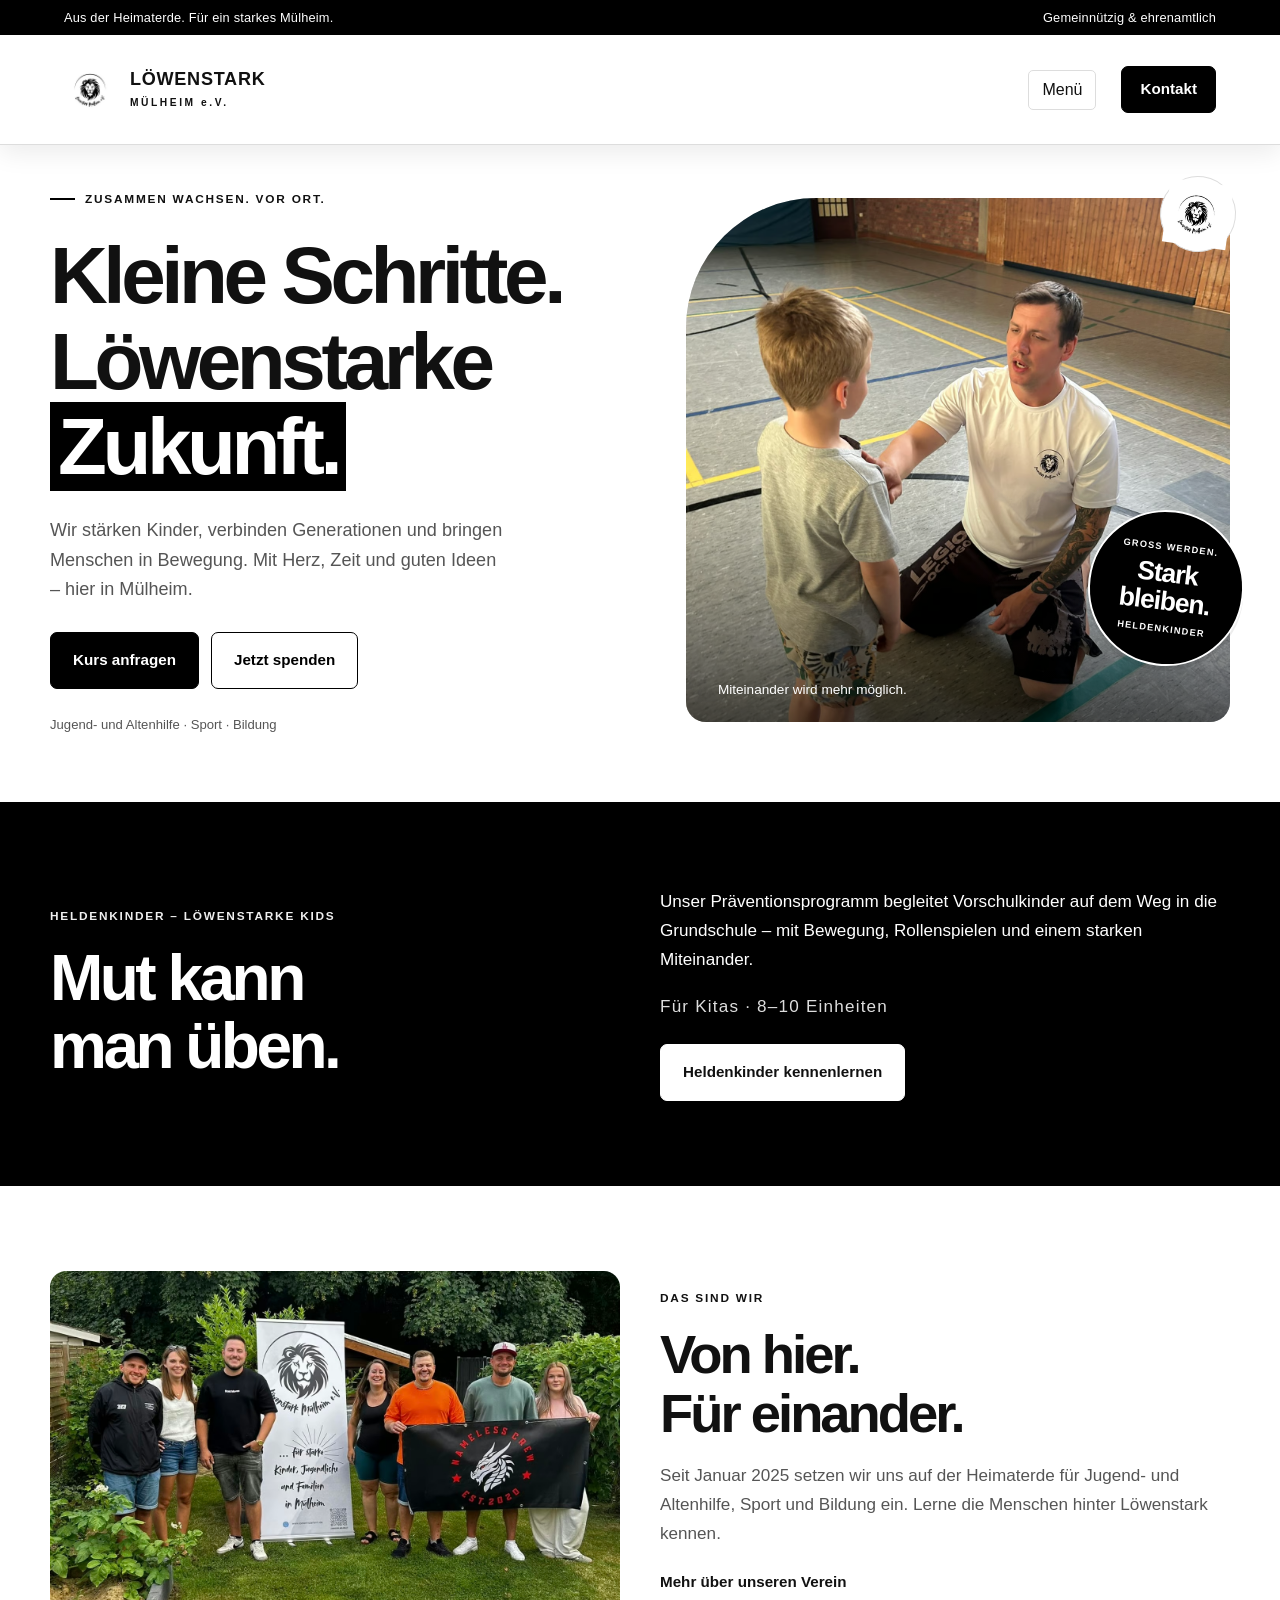
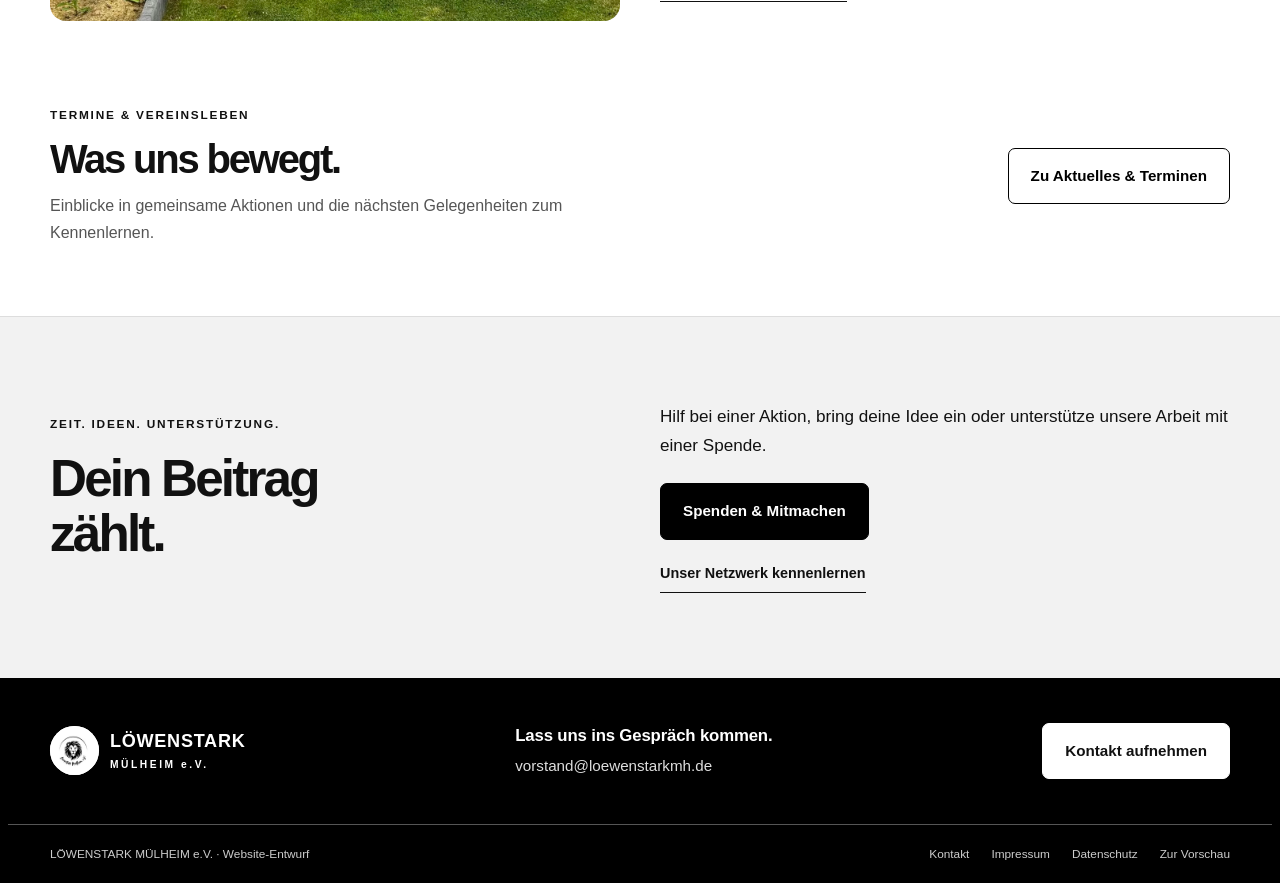
<file: index.html>
<!doctype html>
<html lang="de"><head><meta charset="utf-8"><meta name="viewport" content="width=device-width, initial-scale=1"><title>Gemeinsam wachsen | LÖWENSTARK MÜLHEIM e.V.</title><meta name="description" content="Löwenstark Mülheim: Heldenkinder für Kitas, Vereinsleben und Möglichkeiten zum Mitmachen. Gemeinsam stark auf der Heimaterde."><meta name="robots" content="noindex,nofollow"><meta name="theme-color" content="#000000"><link rel="icon" href="assets/favicon.svg" type="image/svg+xml"><link rel="stylesheet" href="style.css?v=20260911-separate-tabs-v12"><script src="app.js?v=20260911-seiten" defer></script></head><body class="homepage"><a class="skip" href="#inhalt">Zum Inhalt springen</a><div class="topline"><span>Aus der Heimaterde. Für ein starkes Mülheim.</span><span>Gemeinnützig & ehrenamtlich</span></div><header class="header"><a class="brand" href="index.html" aria-label="LÖWENSTARK MÜLHEIM e.V. – Startseite"><span class="brand-logo"><img src="assets/logo.avif" alt="" width="49" height="49"></span><span>LÖWENSTARK<small>MÜLHEIM e.V.</small></span></a><button class="menu-toggle" aria-expanded="false" aria-controls="navigation">Menü</button><nav id="navigation" aria-label="Hauptnavigation"><a href="index.html" aria-current="page">Start</a><a href="angebote.html">Angebote</a><a href="aktuelles.html">Aktuelles</a><a href="ueber-uns.html">Über uns</a><a href="netzwerk.html">Netzwerk</a><a href="drachenboot.html">Drachenboot</a><a href="stellenangebote.html">Stellenangebote</a><a href="mitmachen.html">Spenden &amp; Mitmachen</a><a class="mobile-contact" href="kontakt.html">Kontakt</a></nav><a class="button small header-contact" href="kontakt.html">Kontakt</a></header><main id="inhalt"><section class="hero wrap" id="start" aria-labelledby="hero-title"><div class="hero-copy"><p class="eyebrow"><span class="tiny-line"></span> ZUSAMMEN WACHSEN. VOR ORT.</p><h1 id="hero-title">Kleine Schritte.<br>Löwenstarke<br><span>Zukunft.</span></h1><p class="hero-description">Wir stärken Kinder, verbinden Generationen und bringen Menschen in Bewegung. Mit Herz, Zeit und guten Ideen – hier in Mülheim.</p><div class="button-row"><a class="button" href="kontakt.html?anliegen=Heldenkinder-Kursanfrage">Kurs anfragen</a><a class="button outline" href="mitmachen.html#spenden">Jetzt spenden</a></div><div class="hero-foot"><span>Jugend- und Altenhilfe · Sport · Bildung</span></div></div><div class="hero-visual"><div class="photo-frame"><img id="hero-photo" src="assets/hero.avif" alt="Ein Trainer kniet in der Sporthalle auf Augenhöhe eines Kindes." fetchpriority="high"><div class="photo-caption">Miteinander wird mehr möglich.</div></div><div class="hero-sticker"><span>GROSS WERDEN.</span><strong>Stark<br>bleiben.</strong><span>HELDENKINDER</span></div><span class="visual-lion" aria-hidden="true"><img src="assets/logo.avif" alt="" width="72" height="72"></span></div></section><section class="program section home-program"><div class="wrap teaser-grid"><div><p class="eyebrow">HELDENKINDER – LÖWENSTARKE KIDS</p><h2>Mut kann<br>man üben.</h2></div><div><p>Unser Präventionsprogramm begleitet Vorschulkinder auf dem Weg in die Grundschule – mit Bewegung, Rollenspielen und einem starken Miteinander.</p><p class="teaser-meta">Für Kitas · 8–10 Einheiten</p><a class="button inverse" href="angebote.html">Heldenkinder kennenlernen</a></div></div></section><section class="section wrap home-about"><div class="teaser-grid"><figure class="home-community-image"><img src="assets/community.avif" alt="Kinder spielen auf einer Wiese, Erwachsene stehen neben dem Löwenstark-Banner." loading="lazy"></figure><div><p class="eyebrow">DAS SIND WIR</p><h2>Von hier.<br>Für einander.</h2><p>Seit Januar 2025 setzen wir uns auf der Heimaterde für Jugend- und Altenhilfe, Sport und Bildung ein. Lerne die Menschen hinter Löwenstark kennen.</p><a class="text-button" href="ueber-uns.html">Mehr über unseren Verein</a></div></div></section><section class="wrap home-news"><div><p class="eyebrow">TERMINE & VEREINSLEBEN</p><h2>Was uns bewegt.</h2><p>Einblicke in gemeinsame Aktionen und die nächsten Gelegenheiten zum Kennenlernen.</p></div><a class="button outline" href="aktuelles.html">Zu Aktuelles & Terminen</a></section><section class="support section home-support"><div class="wrap teaser-grid"><div><p class="eyebrow">ZEIT. IDEEN. UNTERSTÜTZUNG.</p><h2>Dein Beitrag<br>zählt.</h2></div><div><p>Hilf bei einer Aktion, bring deine Idee ein oder unterstütze unsere Arbeit mit einer Spende.</p><a class="button" href="mitmachen.html">Spenden & Mitmachen</a><a class="text-button teaser-secondary" href="netzwerk.html">Unser Netzwerk kennenlernen</a></div></div></section></main><footer><div class="wrap footer-main"><a class="brand" href="index.html"><span class="brand-logo"><img src="assets/logo.avif" alt="" width="49" height="49"></span><span>LÖWENSTARK<small>MÜLHEIM e.V.</small></span></a><div><h3>Lass uns ins Gespräch kommen.</h3><a class="footer-email" href="mailto:vorstand@loewenstarkmh.de">vorstand@loewenstarkmh.de</a></div><a class="button inverse" href="kontakt.html">Kontakt aufnehmen</a></div><div class="wrap footer-bottom"><span>LÖWENSTARK MÜLHEIM e.V. · Website-Entwurf</span><div><a href="kontakt.html">Kontakt</a><a href="https://loewenstark-muelheim-e-v.jimdosite.com/impressum/" target="_blank" rel="noopener">Impressum</a><a href="https://loewenstark-muelheim-e-v.jimdosite.com/datenschutz/" target="_blank" rel="noopener">Datenschutz</a><button data-open="hinweis">Zur Vorschau</button></div></div></footer><dialog id="hinweis" aria-labelledby="preview-heading"><button class="close" data-close aria-label="Schließen">×</button><p class="eyebrow">GESTALTUNGSVORSCHLAG</p><h2 id="preview-heading">Eine Vorschau<br>für Löwenstark.</h2><p>Dieser Entwurf zeigt die neue Gestaltung und die wichtigsten Wege zu Kursanfrage, Spenden und Mitmachen. Die bestehende Jimdo-Website wurde nicht verändert.</p><p>Angaben in eckigen Klammern sind noch zu ergänzen. Kontakt öffnet einen E-Mail-Entwurf; ein Online-Zahlungsdienst ist nicht verbunden.</p><p>Fotos und Vereinsangaben stammen von der vorhandenen Website. Vor einer öffentlichen Verwendung sollten Aktualität und Bildfreigaben bestätigt werden.</p></dialog></body></html>
</file>
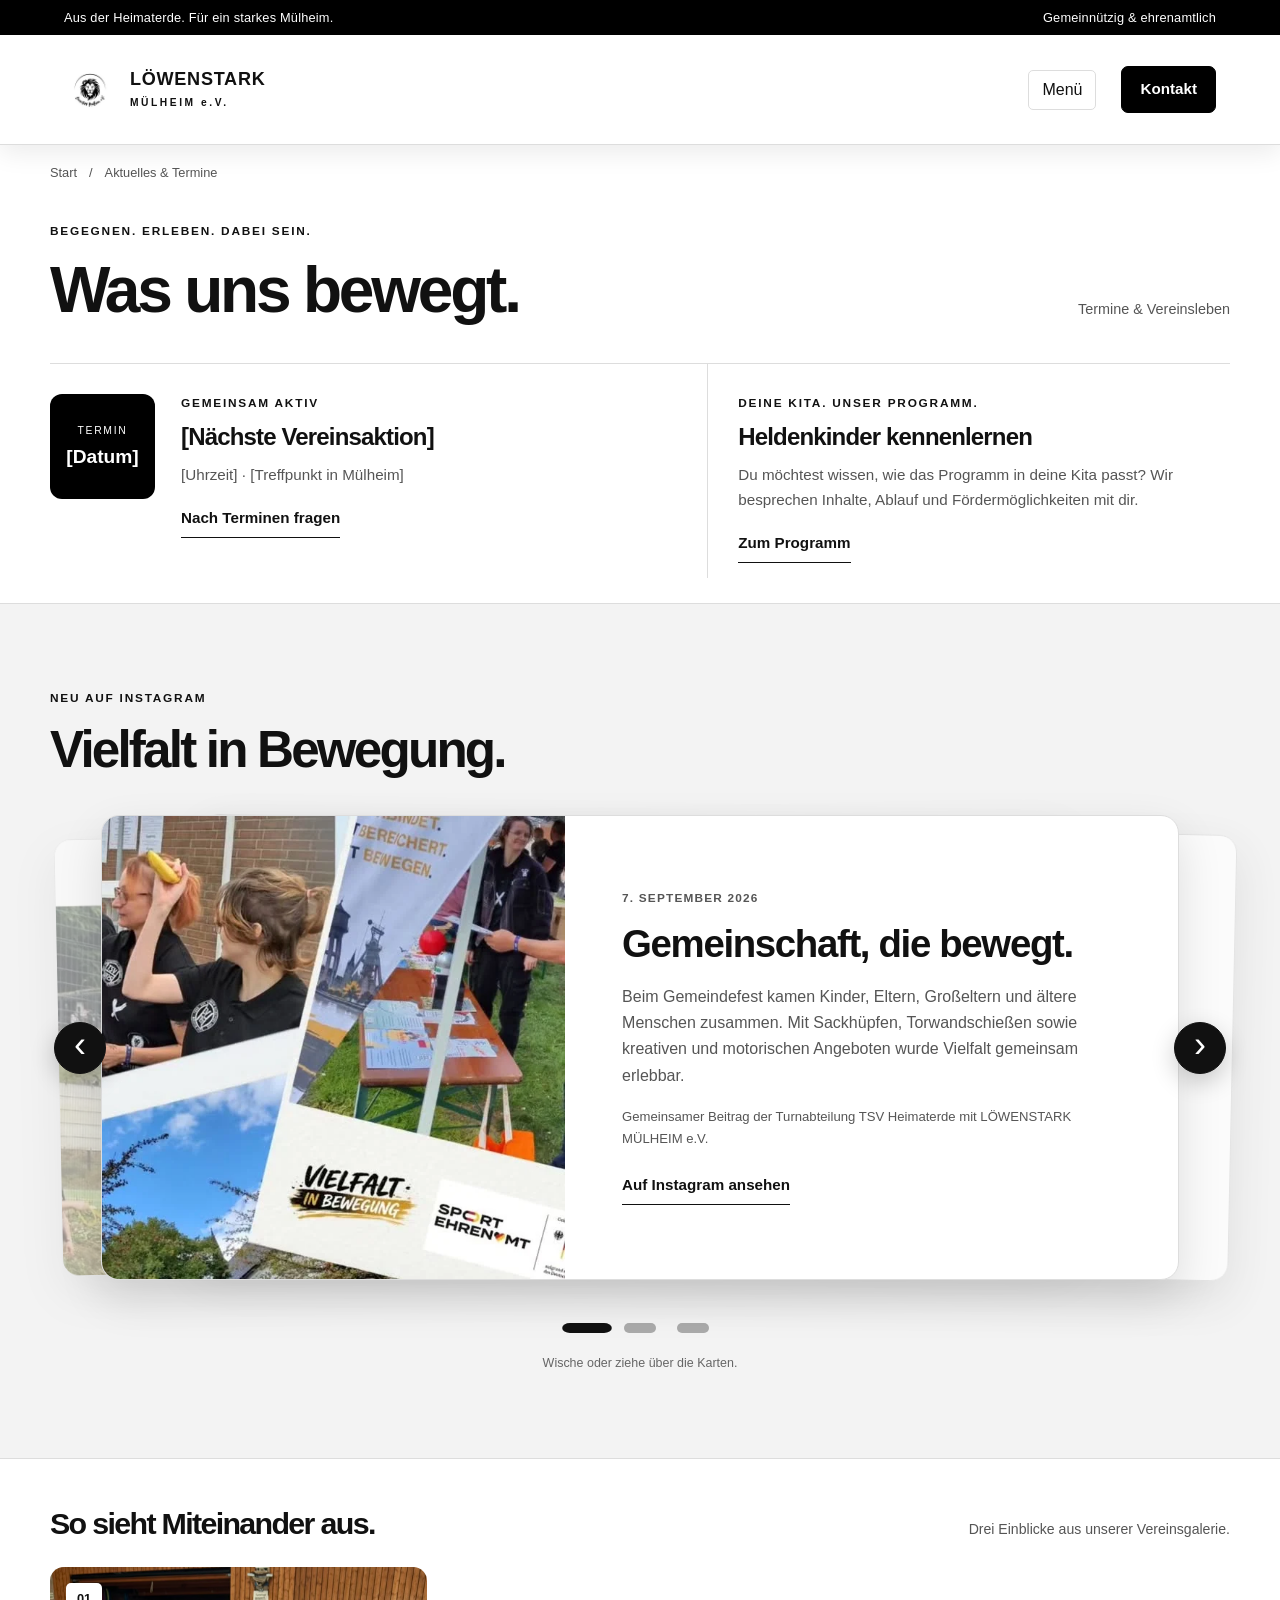
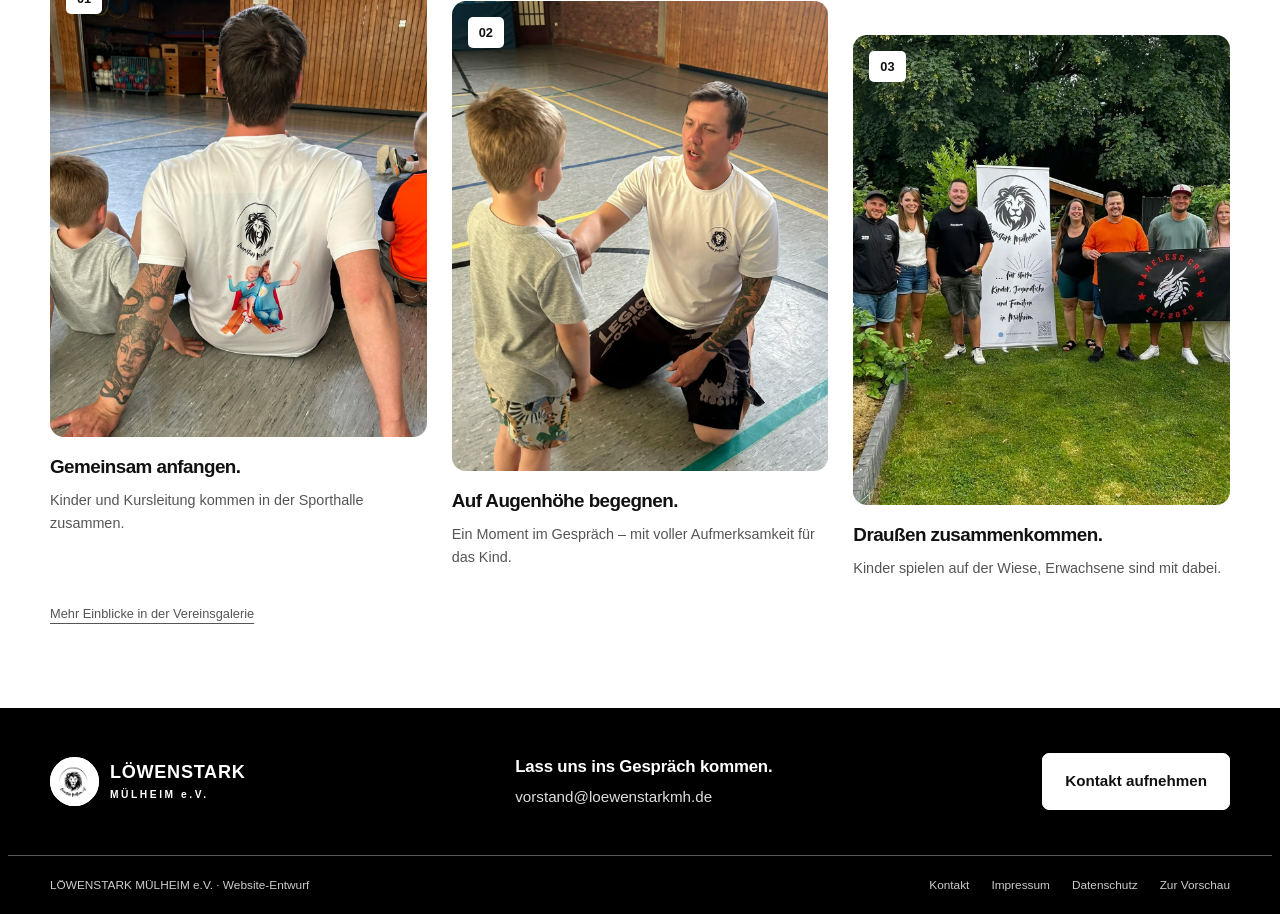
<file: aktuelles.html>
<!doctype html>
<html lang="de"><head><meta charset="utf-8"><meta name="viewport" content="width=device-width, initial-scale=1"><title>Aktuelles &amp; Termine | LÖWENSTARK MÜLHEIM e.V.</title><meta name="description" content="Was Löwenstark bewegt: Termine, Vereinsaktionen und farbige Einblicke in unser Miteinander in Mülheim."><meta name="robots" content="noindex,nofollow"><meta name="theme-color" content="#000000"><link rel="icon" href="assets/favicon.svg" type="image/svg+xml"><link rel="stylesheet" href="style.css?v=20260911-separate-tabs-v12"><script src="app.js?v=20260911-instagram-arrows-v3" defer></script></head><body class="subpage"><a class="skip" href="#inhalt">Zum Inhalt springen</a><div class="topline"><span>Aus der Heimaterde. Für ein starkes Mülheim.</span><span>Gemeinnützig & ehrenamtlich</span></div><header class="header"><a class="brand" href="index.html" aria-label="LÖWENSTARK MÜLHEIM e.V. – Startseite"><span class="brand-logo"><img src="assets/logo.avif" alt="" width="49" height="49"></span><span>LÖWENSTARK<small>MÜLHEIM e.V.</small></span></a><button class="menu-toggle" aria-expanded="false" aria-controls="navigation">Menü</button><nav id="navigation" aria-label="Hauptnavigation"><a href="index.html">Start</a><a href="angebote.html">Angebote</a><a href="aktuelles.html" aria-current="page">Aktuelles</a><a href="ueber-uns.html">Über uns</a><a href="netzwerk.html">Netzwerk</a><a href="drachenboot.html">Drachenboot</a><a href="stellenangebote.html">Stellenangebote</a><a href="mitmachen.html">Spenden &amp; Mitmachen</a><a class="mobile-contact" href="kontakt.html">Kontakt</a></nav><a class="button small header-contact" href="kontakt.html">Kontakt</a></header><main id="inhalt"><div class="wrap breadcrumb"><a href="index.html">Start</a><span aria-hidden="true">/</span><span>Aktuelles &amp; Termine</span></div><section class="news section wrap page-news" id="aktuelles" aria-labelledby="news-title"><div class="section-heading"><div><p class="eyebrow">BEGEGNEN. ERLEBEN. DABEI SEIN.</p><h1 id="news-title">Was uns bewegt.</h1></div><span class="section-aside">Termine & Vereinsleben</span></div><div class="news-grid"><article class="event-card"><div class="date-box"><span>TERMIN</span><strong>[Datum]</strong></div><div><p class="eyebrow">GEMEINSAM AKTIV</p><h3>[Nächste Vereinsaktion]</h3><p>[Uhrzeit] · [Treffpunkt in Mülheim]</p><a class="text-button" href="kontakt.html?anliegen=Informationen+zu+Terminen">Nach Terminen fragen</a></div></article><article class="news-note"><p class="eyebrow">DEINE KITA. UNSER PROGRAMM.</p><h3>Heldenkinder kennenlernen</h3><p>Du möchtest wissen, wie das Programm in deine Kita passt? Wir besprechen Inhalte, Ablauf und Fördermöglichkeiten mit dir.</p><a class="text-button" href="angebote.html">Zum Programm</a></article></div></section><section class="instagram-section section" aria-labelledby="instagram-title"><div class="wrap"><div class="section-heading instagram-heading"><div><p class="eyebrow">NEU AUF INSTAGRAM</p><h2 id="instagram-title">Vielfalt in Bewegung.</h2></div></div><div class="instagram-deck" data-instagram-deck tabindex="0" role="region" aria-roledescription="Karussell" aria-label="Drei aktuelle Instagram-Beiträge"><button class="instagram-side-arrow instagram-side-prev" type="button" data-instagram-prev aria-label="Vorherigen Instagram-Beitrag anzeigen">‹</button><article class="instagram-card" data-instagram-card><a class="instagram-visual" href="https://www.instagram.com/p/Dc_jgS8jTpD/?img_index=1" target="_blank" rel="noopener" aria-label="Instagram-Beitrag zum Gemeindefest St. Joseph öffnen"><img draggable="false" src="assets/instagram-gemeindefest-st-joseph.webp" alt="Collage vom Gemeindefest St. Joseph mit Mitmachstation, Vereinshelferinnen und dem Schriftzug Vielfalt in Bewegung." loading="lazy" width="640" height="640"></a><div class="instagram-copy"><p class="instagram-date">7. September 2026</p><h3>Gemeinschaft, die bewegt.</h3><p>Beim Gemeindefest kamen Kinder, Eltern, Großeltern und ältere Menschen zusammen. Mit Sackhüpfen, Torwandschießen sowie kreativen und motorischen Angeboten wurde Vielfalt gemeinsam erlebbar.</p><p class="instagram-credit">Gemeinsamer Beitrag der Turnabteilung TSV Heimaterde mit LÖWENSTARK MÜLHEIM e.V.</p><a class="text-button" href="https://www.instagram.com/p/Dc_jgS8jTpD/?img_index=1" target="_blank" rel="noopener">Auf Instagram ansehen</a></div></article><article class="instagram-card" data-instagram-card><a class="instagram-visual" href="https://www.instagram.com/p/Dc740OMl3eq/" target="_blank" rel="noopener" aria-label="Instagram-Beitrag über Haltung im Sport öffnen"><img draggable="false" src="assets/instagram-haltung-im-sport.webp" alt="Schulung zu Vielfalt in Bewegung mit einem Referenten, einem Bildschirm und einem Projektbanner." loading="lazy" width="640" height="640"></a><div class="instagram-copy"><p class="instagram-date">5. September 2026</p><h3>Haltung beginnt im Sport.</h3><p>Übungsleitungen und sportliche Fachkräfte prägen das Miteinander im Verein. In Schulungen geht es um Vorurteile, Ausgrenzung, Konflikte und darum, demokratische Werte im Vereinsalltag vorzuleben.</p><p class="instagram-credit">Beitrag von LÖWENSTARK MÜLHEIM e.V.</p><a class="text-button" href="https://www.instagram.com/p/Dc740OMl3eq/" target="_blank" rel="noopener">Auf Instagram ansehen</a></div></article><article class="instagram-card" data-instagram-card><a class="instagram-visual" href="https://www.instagram.com/p/Dc7yhqWl_di/" target="_blank" rel="noopener" aria-label="Instagram-Beitrag über Demokratie in Bewegung öffnen"><img draggable="false" src="assets/instagram-demokratie-in-bewegung.webp" alt="Kinder und Jugendliche bewegen sich gemeinsam auf einem Sportplatz." loading="lazy" width="640" height="640"></a><div class="instagram-copy"><p class="instagram-date">5. September 2026</p><h3>Demokratie in Bewegung erleben.</h3><p>Kinder und Jugendliche lernen beim Sport, fair zusammenzuarbeiten, Unterschiede auszuhalten und gemeinsam Lösungen zu finden. Vielfalt und Demokratie werden dabei altersgerecht und spielerisch vermittelt.</p><p class="instagram-credit">Beitrag von LÖWENSTARK MÜLHEIM e.V.</p><a class="text-button" href="https://www.instagram.com/p/Dc7yhqWl_di/" target="_blank" rel="noopener">Auf Instagram ansehen</a></div></article><button class="instagram-side-arrow instagram-side-next" type="button" data-instagram-next aria-label="Nächsten Instagram-Beitrag anzeigen">›</button></div><div class="instagram-dots" aria-label="Beitrag auswählen"><button type="button" data-instagram-dot="0" aria-label="Beitrag 1 anzeigen" aria-current="true"></button><button type="button" data-instagram-dot="1" aria-label="Beitrag 2 anzeigen"></button><button type="button" data-instagram-dot="2" aria-label="Beitrag 3 anzeigen"></button></div><p class="instagram-hint">Wische oder ziehe über die Karten.</p></div></section><section class="wrap story-page section"><div class="photo-story" aria-labelledby="story-title"><div class="story-heading"><h2 id="story-title">So sieht Miteinander aus.</h2><p>Drei Einblicke aus unserer Vereinsgalerie.</p></div><div class="story-grid">
<figure class="story-frame"><div class="story-image"><img src="assets/kids-gym.avif" alt="Kinder und ein Trainer sitzen gemeinsam auf dem Boden einer Sporthalle." loading="lazy" width="1440" height="1440"><span class="story-number" aria-hidden="true">01</span></div><figcaption><strong>Gemeinsam anfangen.</strong><p>Kinder und Kursleitung kommen in der Sporthalle zusammen.</p></figcaption></figure>
<figure class="story-frame"><div class="story-image"><img src="assets/hero.avif" alt="Ein Trainer kniet vor einem Kind und spricht mit ihm auf Augenhöhe." loading="lazy" width="1440" height="1440"><span class="story-number" aria-hidden="true">02</span></div><figcaption><strong>Auf Augenhöhe begegnen.</strong><p>Ein Moment im Gespräch – mit voller Aufmerksamkeit für das Kind.</p></figcaption></figure>
<figure class="story-frame"><div class="story-image"><img src="assets/community.avif" alt="Kinder spielen auf einer Wiese; Erwachsene stehen neben dem Banner von Löwenstark Mülheim." loading="lazy" width="1440" height="1440"><span class="story-number" aria-hidden="true">03</span></div><figcaption><strong>Draußen zusammenkommen.</strong><p>Kinder spielen auf der Wiese, Erwachsene sind mit dabei.</p></figcaption></figure>
</div><a class="story-source" href="https://loewenstark-muelheim-e-v.jimdosite.com/galerie/" target="_blank" rel="noopener">Mehr Einblicke in der Vereinsgalerie</a></div></section></main><footer><div class="wrap footer-main"><a class="brand" href="index.html"><span class="brand-logo"><img src="assets/logo.avif" alt="" width="49" height="49"></span><span>LÖWENSTARK<small>MÜLHEIM e.V.</small></span></a><div><h3>Lass uns ins Gespräch kommen.</h3><a class="footer-email" href="mailto:vorstand@loewenstarkmh.de">vorstand@loewenstarkmh.de</a></div><a class="button inverse" href="kontakt.html">Kontakt aufnehmen</a></div><div class="wrap footer-bottom"><span>LÖWENSTARK MÜLHEIM e.V. · Website-Entwurf</span><div><a href="kontakt.html">Kontakt</a><a href="https://loewenstark-muelheim-e-v.jimdosite.com/impressum/" target="_blank" rel="noopener">Impressum</a><a href="https://loewenstark-muelheim-e-v.jimdosite.com/datenschutz/" target="_blank" rel="noopener">Datenschutz</a><button data-open="hinweis">Zur Vorschau</button></div></div></footer><dialog id="hinweis" aria-labelledby="preview-heading"><button class="close" data-close aria-label="Schließen">×</button><p class="eyebrow">GESTALTUNGSVORSCHLAG</p><h2 id="preview-heading">Eine Vorschau<br>für Löwenstark.</h2><p>Dieser Entwurf zeigt die neue Gestaltung und die wichtigsten Wege zu Kursanfrage, Spenden und Mitmachen. Die bestehende Jimdo-Website wurde nicht verändert.</p><p>Angaben in eckigen Klammern sind noch zu ergänzen. Kontakt öffnet einen E-Mail-Entwurf; ein Online-Zahlungsdienst ist nicht verbunden.</p><p>Fotos und Vereinsangaben stammen von der vorhandenen Website. Vor einer öffentlichen Verwendung sollten Aktualität und Bildfreigaben bestätigt werden.</p></dialog></body></html>
</file>
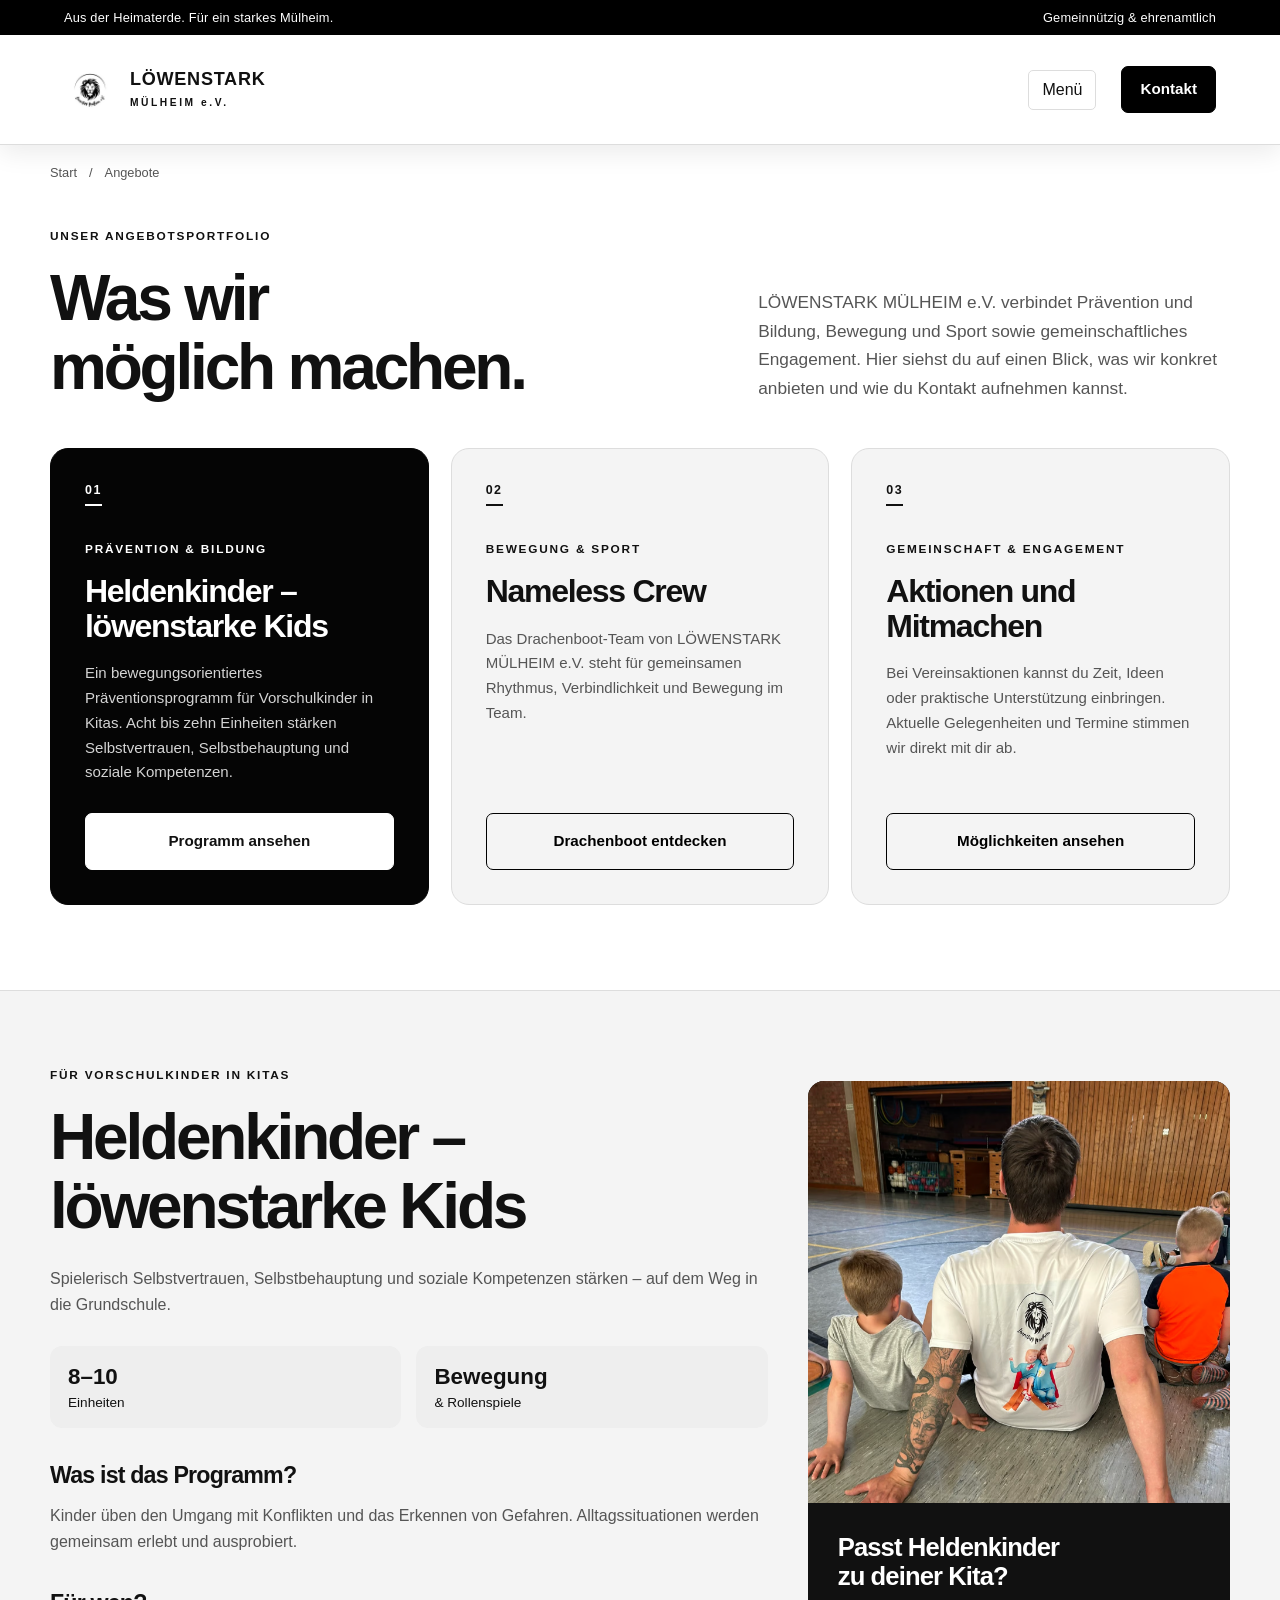
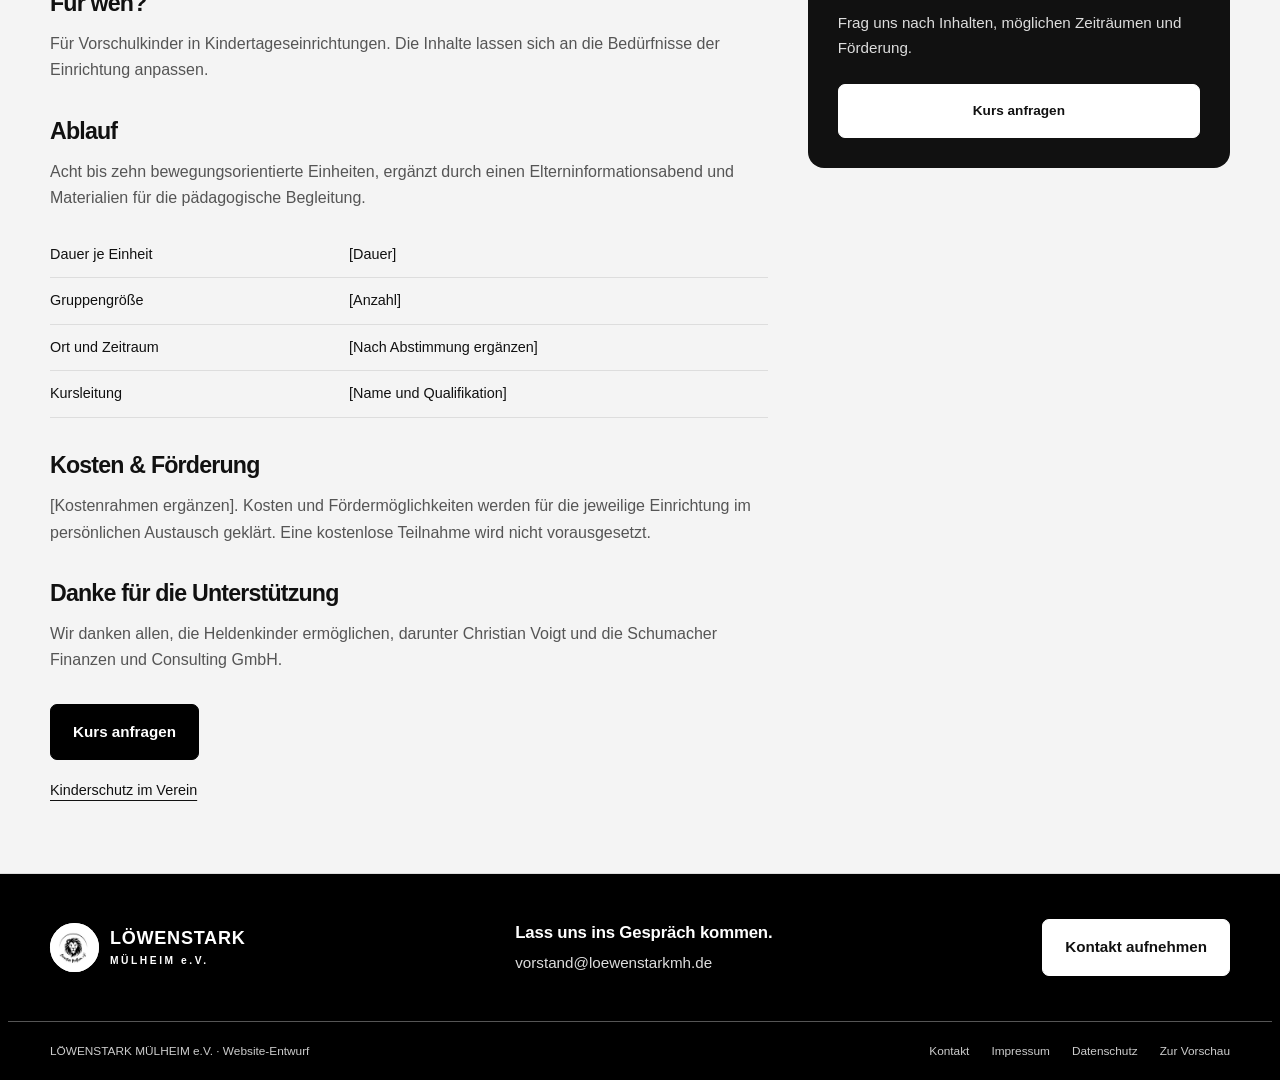
<file: angebote.html>
<!doctype html>
<html lang="de">
<head>
<meta charset="utf-8">
<meta name="viewport" content="width=device-width, initial-scale=1">
<title>Angebote | LÖWENSTARK MÜLHEIM e.V.</title>
<meta name="description" content="Prävention, Bewegung und gemeinschaftliches Engagement: die Angebote von LÖWENSTARK MÜLHEIM e.V. im Überblick.">
<meta name="robots" content="noindex,nofollow">
<meta name="theme-color" content="#000000">
<link rel="icon" href="assets/favicon.svg" type="image/svg+xml">
<link rel="stylesheet" href="style.css?v=20260922-portfolio-v13">
<script src="app.js?v=20260911-seiten" defer></script>
</head>
<body class="subpage offers-page">
<a class="skip" href="#inhalt">Zum Inhalt springen</a>
<div class="topline"><span>Aus der Heimaterde. Für ein starkes Mülheim.</span><span>Gemeinnützig &amp; ehrenamtlich</span></div>
<header class="header">
<a class="brand" href="index.html" aria-label="LÖWENSTARK MÜLHEIM e.V. – Startseite"><span class="brand-logo"><img src="assets/logo.avif" alt="" width="49" height="49"></span><span>LÖWENSTARK<small>MÜLHEIM e.V.</small></span></a>
<button class="menu-toggle" aria-expanded="false" aria-controls="navigation">Menü</button>
<nav id="navigation" aria-label="Hauptnavigation"><a href="index.html">Start</a><a href="angebote.html" aria-current="page">Angebote</a><a href="aktuelles.html">Aktuelles</a><a href="ueber-uns.html">Über uns</a><a href="netzwerk.html">Netzwerk</a><a href="drachenboot.html">Drachenboot</a><a href="stellenangebote.html">Stellenangebote</a><a href="mitmachen.html">Spenden &amp; Mitmachen</a><a class="mobile-contact" href="kontakt.html">Kontakt</a></nav>
<a class="button small header-contact" href="kontakt.html">Kontakt</a>
</header>
<main id="inhalt">
<div class="wrap breadcrumb"><a href="index.html">Start</a><span aria-hidden="true">/</span><span>Angebote</span></div>

<section class="wrap offer-overview section" aria-labelledby="offers-title">
<div class="offer-intro">
<div><p class="eyebrow">UNSER ANGEBOTSPORTFOLIO</p><h1 id="offers-title">Was wir<br>möglich machen.</h1></div>
<p>LÖWENSTARK MÜLHEIM e.V. verbindet Prävention und Bildung, Bewegung und Sport sowie gemeinschaftliches Engagement. Hier siehst du auf einen Blick, was wir konkret anbieten und wie du Kontakt aufnehmen kannst.</p>
</div>
<div class="offer-grid">
<article class="offer-card offer-card-dark">
<span class="offer-number">01</span><p class="eyebrow">PRÄVENTION &amp; BILDUNG</p>
<h2>Heldenkinder –<br>löwenstarke Kids</h2>
<p>Ein bewegungsorientiertes Präventionsprogramm für Vorschulkinder in Kitas. Acht bis zehn Einheiten stärken Selbstvertrauen, Selbstbehauptung und soziale Kompetenzen.</p>
<a class="button inverse" href="#heldenkinder">Programm ansehen</a>
</article>
<article class="offer-card">
<span class="offer-number">02</span><p class="eyebrow">BEWEGUNG &amp; SPORT</p>
<h2>Nameless Crew</h2>
<p>Das Drachenboot-Team von LÖWENSTARK MÜLHEIM e.V. steht für gemeinsamen Rhythmus, Verbindlichkeit und Bewegung im Team.</p>
<a class="button outline" href="drachenboot.html">Drachenboot entdecken</a>
</article>
<article class="offer-card">
<span class="offer-number">03</span><p class="eyebrow">GEMEINSCHAFT &amp; ENGAGEMENT</p>
<h2>Aktionen und Mitmachen</h2>
<p>Bei Vereinsaktionen kannst du Zeit, Ideen oder praktische Unterstützung einbringen. Aktuelle Gelegenheiten und Termine stimmen wir direkt mit dir ab.</p>
<a class="button outline" href="mitmachen.html">Möglichkeiten ansehen</a>
</article>
</div>
</section>

<section class="offer-detail" id="heldenkinder" aria-labelledby="helden-heading">
<div class="wrap detail-layout">
<article class="detail-copy">
<p class="eyebrow">FÜR VORSCHULKINDER IN KITAS</p>
<h2 class="offer-detail-title" id="helden-heading">Heldenkinder –<br>löwenstarke Kids</h2>
<p>Spielerisch Selbstvertrauen, Selbstbehauptung und soziale Kompetenzen stärken – auf dem Weg in die Grundschule.</p>
<div class="facts"><span><strong>8–10</strong> Einheiten</span><span><strong>Bewegung</strong> &amp; Rollenspiele</span></div>
<h3>Was ist das Programm?</h3><p>Kinder üben den Umgang mit Konflikten und das Erkennen von Gefahren. Alltagssituationen werden gemeinsam erlebt und ausprobiert.</p>
<h3>Für wen?</h3><p>Für Vorschulkinder in Kindertageseinrichtungen. Die Inhalte lassen sich an die Bedürfnisse der Einrichtung anpassen.</p>
<h3>Ablauf</h3><p>Acht bis zehn bewegungsorientierte Einheiten, ergänzt durch einen Elterninformationsabend und Materialien für die pädagogische Begleitung.</p>
<dl><dt>Dauer je Einheit</dt><dd>[Dauer]</dd><dt>Gruppengröße</dt><dd>[Anzahl]</dd><dt>Ort und Zeitraum</dt><dd>[Nach Abstimmung ergänzen]</dd><dt>Kursleitung</dt><dd>[Name und Qualifikation]</dd></dl>
<h3>Kosten &amp; Förderung</h3><p>[Kostenrahmen ergänzen]. Kosten und Fördermöglichkeiten werden für die jeweilige Einrichtung im persönlichen Austausch geklärt. Eine kostenlose Teilnahme wird nicht vorausgesetzt.</p>
<h3>Danke für die Unterstützung</h3><p>Wir danken allen, die Heldenkinder ermöglichen, darunter Christian Voigt und die Schumacher Finanzen und Consulting GmbH.</p>
<a class="button" href="kontakt.html?anliegen=Heldenkinder-Kursanfrage">Kurs anfragen</a>
<a class="subtle-link" href="https://loewenstark-muelheim-e-v.jimdosite.com/kinderschutz/" target="_blank" rel="noopener">Kinderschutz im Verein</a>
</article>
<aside class="detail-aside"><img src="assets/kids-gym.avif" alt="Kinder und ein Trainer sitzen gemeinsam in der Sporthalle." width="1440" height="1440"><div><h2>Passt Heldenkinder<br>zu deiner Kita?</h2><p>Frag uns nach Inhalten, möglichen Zeiträumen und Förderung.</p><a class="button inverse" href="kontakt.html?anliegen=Heldenkinder-Kursanfrage">Kurs anfragen</a></div></aside>
</div>
</section>
</main>
<footer>
<div class="wrap footer-main"><a class="brand" href="index.html"><span class="brand-logo"><img src="assets/logo.avif" alt="" width="49" height="49"></span><span>LÖWENSTARK<small>MÜLHEIM e.V.</small></span></a><div><h3>Lass uns ins Gespräch kommen.</h3><a class="footer-email" href="mailto:vorstand@loewenstarkmh.de">vorstand@loewenstarkmh.de</a></div><a class="button inverse" href="kontakt.html">Kontakt aufnehmen</a></div>
<div class="wrap footer-bottom"><span>LÖWENSTARK MÜLHEIM e.V. · Website-Entwurf</span><div><a href="kontakt.html">Kontakt</a><a href="https://loewenstark-muelheim-e-v.jimdosite.com/impressum/" target="_blank" rel="noopener">Impressum</a><a href="https://loewenstark-muelheim-e-v.jimdosite.com/datenschutz/" target="_blank" rel="noopener">Datenschutz</a><button data-open="hinweis">Zur Vorschau</button></div></div>
</footer>
<dialog id="hinweis" aria-labelledby="preview-heading"><button class="close" data-close aria-label="Schließen">×</button><p class="eyebrow">GESTALTUNGSVORSCHLAG</p><h2 id="preview-heading">Eine Vorschau<br>für Löwenstark.</h2><p>Dieser Entwurf zeigt die neue Gestaltung und die wichtigsten Wege zu Kursanfrage, Spenden und Mitmachen. Die bestehende Jimdo-Website wurde nicht verändert.</p><p>Angaben in eckigen Klammern sind noch zu ergänzen. Kontakt öffnet einen E-Mail-Entwurf; ein Online-Zahlungsdienst ist nicht verbunden.</p><p>Fotos und Vereinsangaben stammen von der vorhandenen Website. Vor einer öffentlichen Verwendung sollten Aktualität und Bildfreigaben bestätigt werden.</p></dialog>
</body>
</html>
</file>
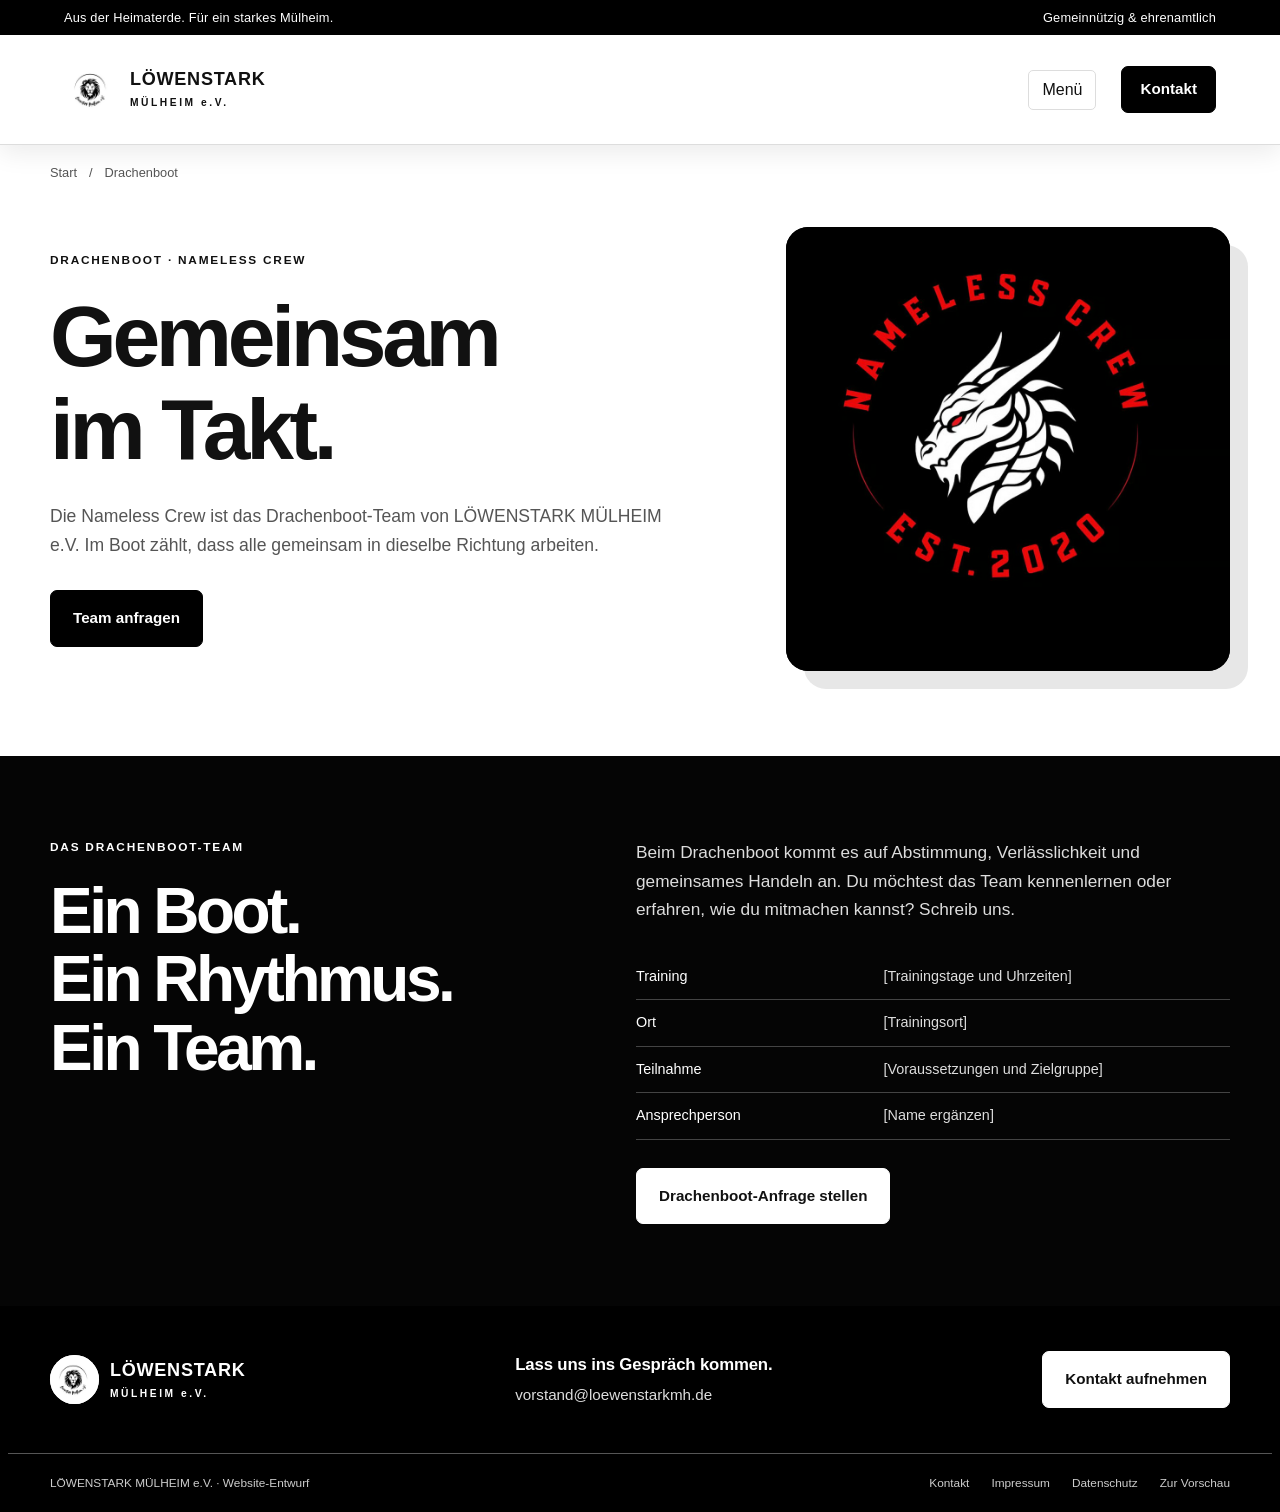
<file: drachenboot.html>
<!doctype html>
<html lang="de">
<head>
<meta charset="utf-8">
<meta name="viewport" content="width=device-width, initial-scale=1">
<title>Drachenboot &amp; Nameless Crew | LÖWENSTARK MÜLHEIM e.V.</title>
<meta name="description" content="Die Nameless Crew ist das Drachenboot-Team von Löwenstark Mülheim. Team kennenlernen, mitmachen oder sich ehrenamtlich einbringen.">
<meta name="robots" content="noindex,nofollow">
<meta name="theme-color" content="#000000">
<link rel="icon" href="assets/favicon.svg" type="image/svg+xml">
<link rel="stylesheet" href="style.css?v=20260911-separate-tabs-v12">
<script src="app.js?v=20260911-instagram-arrows-v3" defer>
</script>
</head>
<body class="subpage dragon-page">
<a class="skip" href="#inhalt">Zum Inhalt springen</a>
<div class="topline">
<span>Aus der Heimaterde. Für ein starkes Mülheim.</span>
<span>Gemeinnützig &amp; ehrenamtlich</span>
</div>
<header class="header">
<a class="brand" href="index.html" aria-label="LÖWENSTARK MÜLHEIM e.V. – Startseite">
<span class="brand-logo">
<img src="assets/logo.avif" alt="" width="49" height="49">
</span>
<span>LÖWENSTARK<small>MÜLHEIM e.V.</small>
</span>
</a>
<button class="menu-toggle" aria-expanded="false" aria-controls="navigation">Menü</button>
<nav id="navigation" aria-label="Hauptnavigation">
<a href="index.html">Start</a>
<a href="angebote.html">Angebote</a>
<a href="aktuelles.html">Aktuelles</a>
<a href="ueber-uns.html">Über uns</a>
<a href="netzwerk.html">Netzwerk</a>
<a href="drachenboot.html" aria-current="page">Drachenboot</a>
<a href="stellenangebote.html">Stellenangebote</a>
<a href="mitmachen.html">Spenden &amp; Mitmachen</a>
<a class="mobile-contact" href="kontakt.html">Kontakt</a>
</nav>
<a class="button small header-contact" href="kontakt.html">Kontakt</a>
</header>
<main id="inhalt">
<div class="wrap breadcrumb">
<a href="index.html">Start</a>
<span aria-hidden="true">/</span>
<span>Drachenboot</span>
</div>
<section class="wrap dragon-hero section" aria-labelledby="dragon-title">
<div class="dragon-copy">
<p class="eyebrow">DRACHENBOOT · NAMELESS CREW</p>
<h1 id="dragon-title">Gemeinsam<br>im Takt.</h1>
<p>Die Nameless Crew ist das Drachenboot-Team von LÖWENSTARK MÜLHEIM e.V. Im Boot zählt, dass alle gemeinsam in dieselbe Richtung arbeiten.</p>
<div class="button-row">
<a class="button" href="kontakt.html?anliegen=Drachenboot+%2F+Nameless+Crew&amp;nachricht=Ich+m%C3%B6chte+die+Nameless+Crew+kennenlernen.+Bitte+sendet+mir+Informationen+zu+Training+und+Mitmachen.">Team anfragen</a>
</div>
</div>
<div class="dragon-logo-card">
<img src="assets/logo-nameless-crew.avif" alt="Logo der Nameless Crew mit weißem Drachenkopf und roter Schrift auf schwarzem Grund" width="1024" height="1024">
</div>
</section>
<section class="dragon-band">
<div class="wrap dragon-band-grid">
<div>
<p class="eyebrow">DAS DRACHENBOOT-TEAM</p>
<h2>Ein Boot.<br>Ein Rhythmus.<br>Ein Team.</h2>
</div>
<div class="dragon-details">
<p>Beim Drachenboot kommt es auf Abstimmung, Verlässlichkeit und gemeinsames Handeln an. Du möchtest das Team kennenlernen oder erfahren, wie du mitmachen kannst? Schreib uns.</p>
<dl>
<dt>Training</dt>
<dd>[Trainingstage und Uhrzeiten]</dd>
<dt>Ort</dt>
<dd>[Trainingsort]</dd>
<dt>Teilnahme</dt>
<dd>[Voraussetzungen und Zielgruppe]</dd>
<dt>Ansprechperson</dt>
<dd>[Name ergänzen]</dd>
</dl>
<a class="button inverse" href="kontakt.html?anliegen=Drachenboot+%2F+Nameless+Crew&amp;nachricht=Ich+interessiere+mich+f%C3%BCr+das+Drachenboot-Team.+Meine+Frage%3A+">Drachenboot-Anfrage stellen</a>
</div>
</div>
</section>
</main>
<footer>
<div class="wrap footer-main">
<a class="brand" href="index.html">
<span class="brand-logo">
<img src="assets/logo.avif" alt="" width="49" height="49">
</span>
<span>LÖWENSTARK<small>MÜLHEIM e.V.</small>
</span>
</a>
<div>
<h3>Lass uns ins Gespräch kommen.</h3>
<a class="footer-email" href="mailto:vorstand@loewenstarkmh.de">vorstand@loewenstarkmh.de</a>
</div>
<a class="button inverse" href="kontakt.html">Kontakt aufnehmen</a>
</div>
<div class="wrap footer-bottom">
<span>LÖWENSTARK MÜLHEIM e.V. · Website-Entwurf</span>
<div>
<a href="kontakt.html">Kontakt</a>
<a href="https://loewenstark-muelheim-e-v.jimdosite.com/impressum/" target="_blank" rel="noopener">Impressum</a>
<a href="https://loewenstark-muelheim-e-v.jimdosite.com/datenschutz/" target="_blank" rel="noopener">Datenschutz</a>
<button data-open="hinweis">Zur Vorschau</button>
</div>
</div>
</footer>
<dialog id="hinweis" aria-labelledby="preview-heading">
<button class="close" data-close aria-label="Schließen">×</button>
<p class="eyebrow">GESTALTUNGSVORSCHLAG</p>
<h2 id="preview-heading">Eine Vorschau<br>für Löwenstark.</h2>
<p>Dieser Entwurf zeigt die neue Gestaltung und die wichtigsten Wege zu Kursanfrage, Spenden und Mitmachen. Die bestehende Jimdo-Website wurde nicht verändert.</p>
<p>Angaben in eckigen Klammern sind noch zu ergänzen. Kontakt öffnet einen E-Mail-Entwurf; ein Online-Zahlungsdienst ist nicht verbunden.</p>
<p>Fotos und Vereinsangaben stammen von der vorhandenen Website. Vor einer öffentlichen Verwendung sollten Aktualität und Bildfreigaben bestätigt werden.</p>
</dialog>
</body>
</html>
</file>
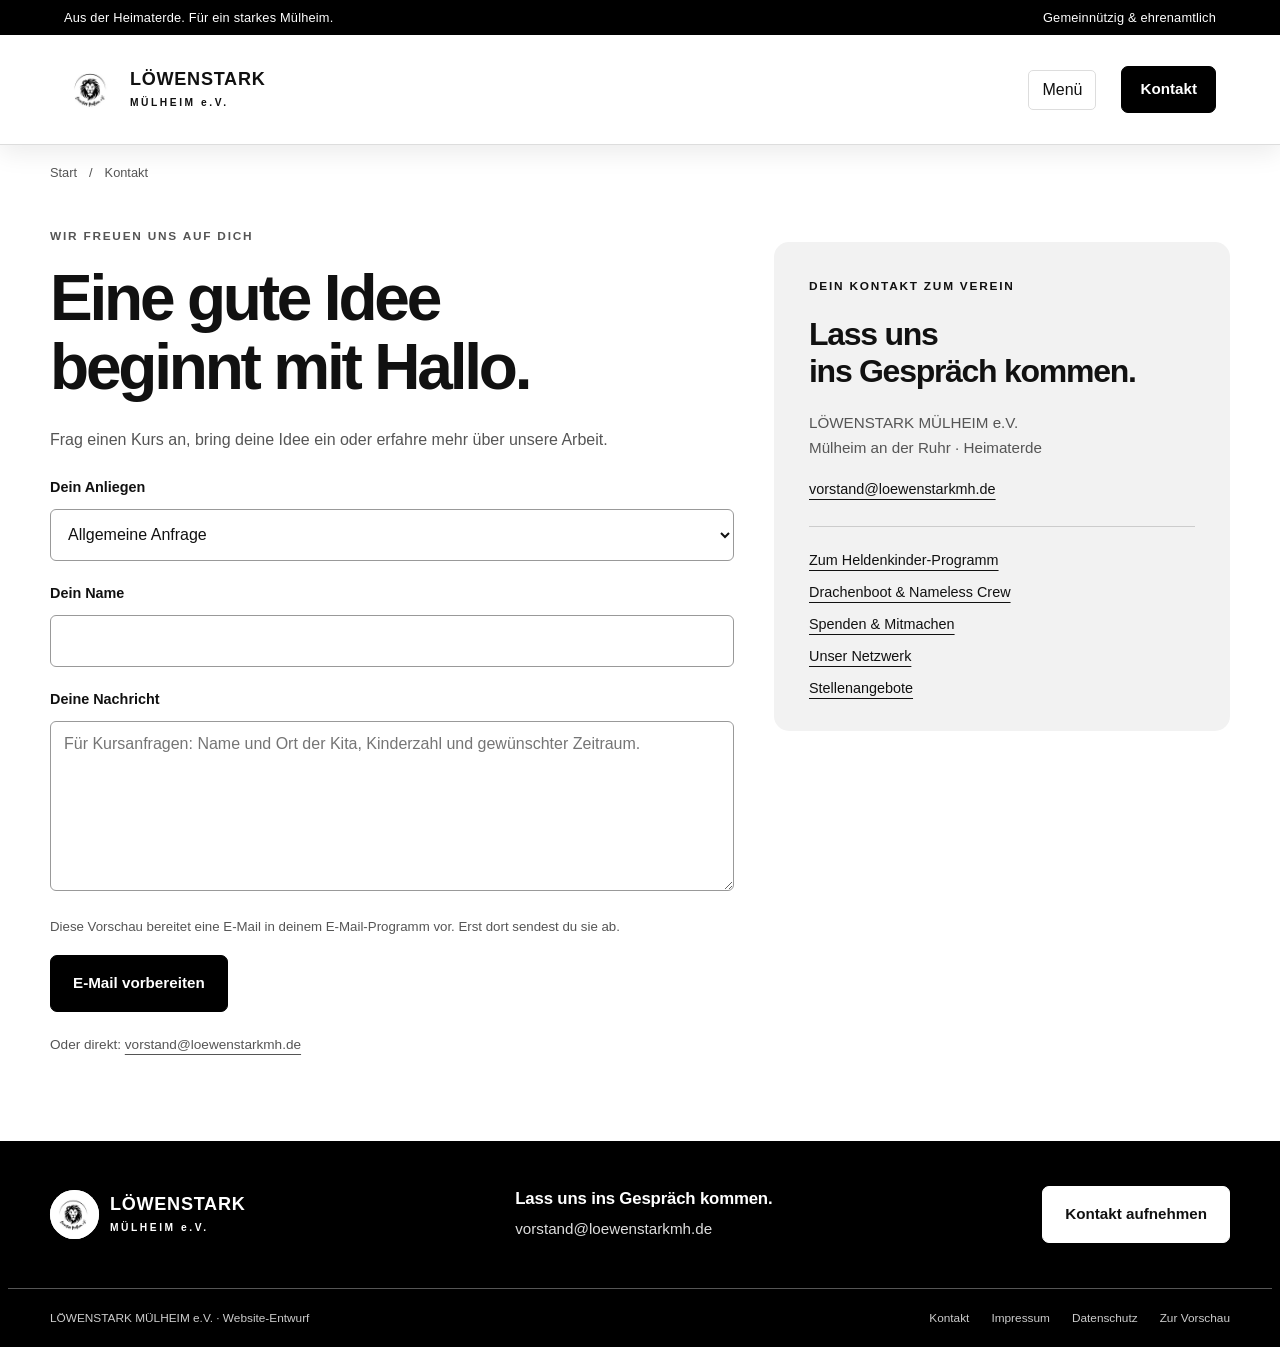
<file: kontakt.html>
<!doctype html>
<html lang="de">
<head>
<meta charset="utf-8">
<meta name="viewport" content="width=device-width, initial-scale=1">
<title>Kontakt | LÖWENSTARK MÜLHEIM e.V.</title>
<meta name="description" content="Frage Heldenkinder für deine Kita an, bring deine Idee ein oder sprich mit uns über eine Förderung. Kontakt zu Löwenstark Mülheim.">
<meta name="robots" content="noindex,nofollow">
<meta name="theme-color" content="#000000">
<link rel="icon" href="assets/favicon.svg" type="image/svg+xml">
<link rel="stylesheet" href="style.css?v=20260911-contact-spacing-v15">
<script src="app.js?v=20260911-seiten" defer>
</script>
</head>
<body class="subpage">
<a class="skip" href="#inhalt">Zum Inhalt springen</a>
<div class="topline">
<span>Aus der Heimaterde. Für ein starkes Mülheim.</span>
<span>Gemeinnützig & ehrenamtlich</span>
</div>
<header class="header">
<a class="brand" href="index.html" aria-label="LÖWENSTARK MÜLHEIM e.V. – Startseite">
<span class="brand-logo">
<img src="assets/logo.avif" alt="" width="49" height="49">
</span>
<span>LÖWENSTARK<small>MÜLHEIM e.V.</small>
</span>
</a>
<button class="menu-toggle" aria-expanded="false" aria-controls="navigation">Menü</button>
<nav id="navigation" aria-label="Hauptnavigation">
<a href="index.html">Start</a>
<a href="angebote.html">Angebote</a>
<a href="aktuelles.html">Aktuelles</a>
<a href="ueber-uns.html">Über uns</a>
<a href="netzwerk.html">Netzwerk</a>
<a href="drachenboot.html">Drachenboot</a>
<a href="stellenangebote.html">Stellenangebote</a>
<a href="mitmachen.html">Spenden &amp; Mitmachen</a>
<a class="mobile-contact" href="kontakt.html">Kontakt</a>
</nav>
<a class="button small header-contact" href="kontakt.html" aria-current="page">Kontakt</a>
</header>
<main id="inhalt">
<div class="wrap breadcrumb">
<a href="index.html">Start</a>
<span aria-hidden="true">/</span>
<span>Kontakt</span>
</div>
<div class="wrap contact-layout section">
<div class="contact-copy">
<p class="eyebrow">WIR FREUEN UNS AUF DICH</p>
<h1 id="contact-heading">Eine gute Idee<br>beginnt mit Hallo.</h1>
<p>Frag einen Kurs an, bring deine Idee ein oder erfahre mehr über unsere Arbeit.</p>
<form id="contact-form">
<label for="anliegen">Dein Anliegen</label>
<select id="anliegen" name="anliegen">
<option>Allgemeine Anfrage</option>
<option>Heldenkinder-Kursanfrage</option>
<option>Drachenboot / Nameless Crew</option>
<option>Ehrenamt / Übungsleitung</option>
<option>Ich möchte mitmachen</option>
<option>Unternehmensförderung</option>
<option>Informationen zu Terminen</option>
</select>
<label for="name">Dein Name</label>
<input id="name" name="name" autocomplete="name" required>
<label for="message">Deine Nachricht</label>
<textarea id="message" name="message" rows="5" placeholder="Für Kursanfragen: Name und Ort der Kita, Kinderzahl und gewünschter Zeitraum." required>
</textarea>
<p class="form-note">Diese Vorschau bereitet eine E-Mail in deinem E-Mail-Programm vor. Erst dort sendest du sie ab.</p>
<button class="button" type="submit">E-Mail vorbereiten</button>
<p id="contact-status" role="status">
</p>
</form>
<p class="contact-alternative">Oder direkt: <a href="mailto:vorstand@loewenstarkmh.de">vorstand@loewenstarkmh.de</a>
</p>
</div>
<aside class="contact-info">
<p class="eyebrow">DEIN KONTAKT ZUM VEREIN</p>
<h2>Lass uns<br>ins Gespräch kommen.</h2>
<p>LÖWENSTARK MÜLHEIM e.V.<br>Mülheim an der Ruhr · Heimaterde</p>
<a href="mailto:vorstand@loewenstarkmh.de">vorstand@loewenstarkmh.de</a>
<div class="contact-links">
<a href="angebote.html">Zum Heldenkinder-Programm</a>
<a href="drachenboot.html">Drachenboot &amp; Nameless Crew</a>
<a href="mitmachen.html">Spenden & Mitmachen</a>
<a href="netzwerk.html">Unser Netzwerk</a>
<a href="stellenangebote.html">Stellenangebote</a>
</div>
</aside>
</div>
</main>
<footer>
<div class="wrap footer-main">
<a class="brand" href="index.html">
<span class="brand-logo">
<img src="assets/logo.avif" alt="" width="49" height="49">
</span>
<span>LÖWENSTARK<small>MÜLHEIM e.V.</small>
</span>
</a>
<div>
<h3>Lass uns ins Gespräch kommen.</h3>
<a class="footer-email" href="mailto:vorstand@loewenstarkmh.de">vorstand@loewenstarkmh.de</a>
</div>
<a class="button inverse" href="kontakt.html">Kontakt aufnehmen</a>
</div>
<div class="wrap footer-bottom">
<span>LÖWENSTARK MÜLHEIM e.V. · Website-Entwurf</span>
<div>
<a href="kontakt.html">Kontakt</a>
<a href="https://loewenstark-muelheim-e-v.jimdosite.com/impressum/" target="_blank" rel="noopener">Impressum</a>
<a href="https://loewenstark-muelheim-e-v.jimdosite.com/datenschutz/" target="_blank" rel="noopener">Datenschutz</a>
<button data-open="hinweis">Zur Vorschau</button>
</div>
</div>
</footer>
<dialog id="hinweis" aria-labelledby="preview-heading">
<button class="close" data-close aria-label="Schließen">×</button>
<p class="eyebrow">GESTALTUNGSVORSCHLAG</p>
<h2 id="preview-heading">Eine Vorschau<br>für Löwenstark.</h2>
<p>Dieser Entwurf zeigt die neue Gestaltung und die wichtigsten Wege zu Kursanfrage, Spenden und Mitmachen. Die bestehende Jimdo-Website wurde nicht verändert.</p>
<p>Angaben in eckigen Klammern sind noch zu ergänzen. Kontakt öffnet einen E-Mail-Entwurf; ein Online-Zahlungsdienst ist nicht verbunden.</p>
<p>Fotos und Vereinsangaben stammen von der vorhandenen Website. Vor einer öffentlichen Verwendung sollten Aktualität und Bildfreigaben bestätigt werden.</p>
</dialog>
</body>
</html>
</file>
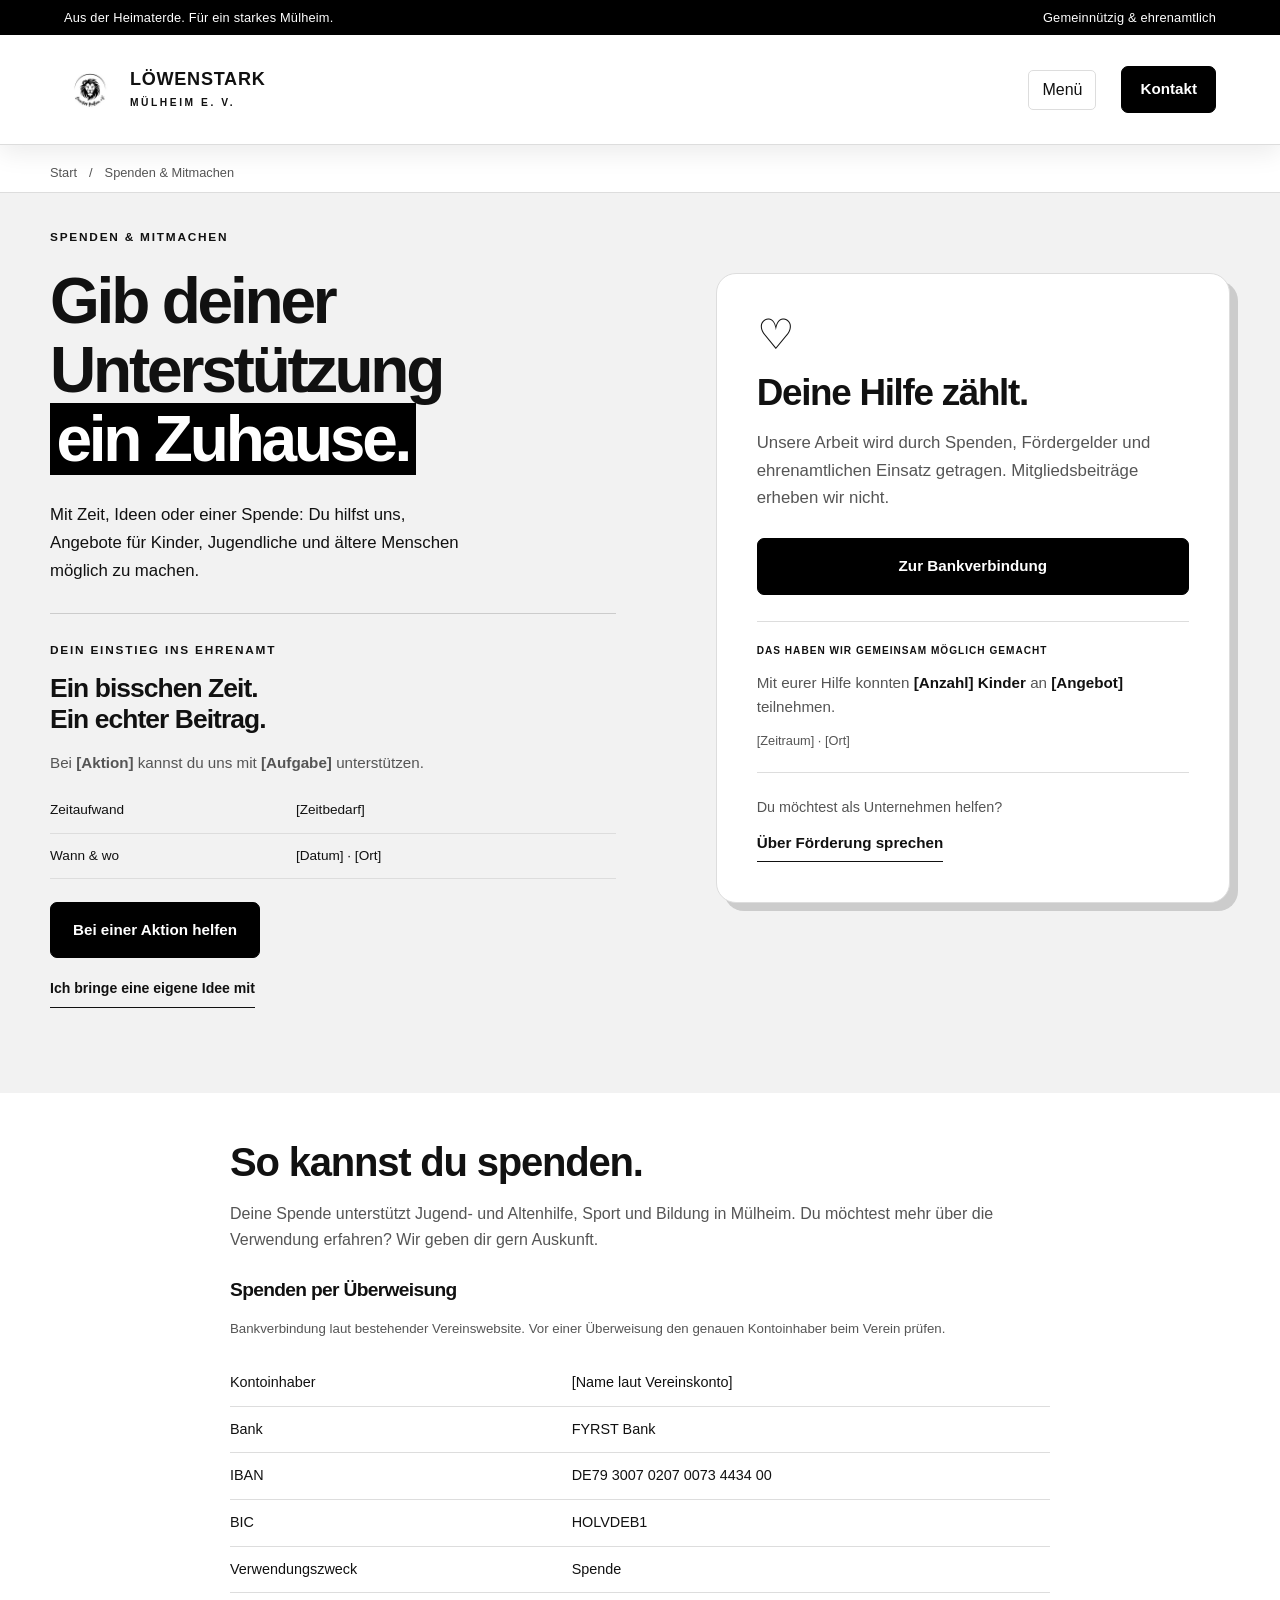
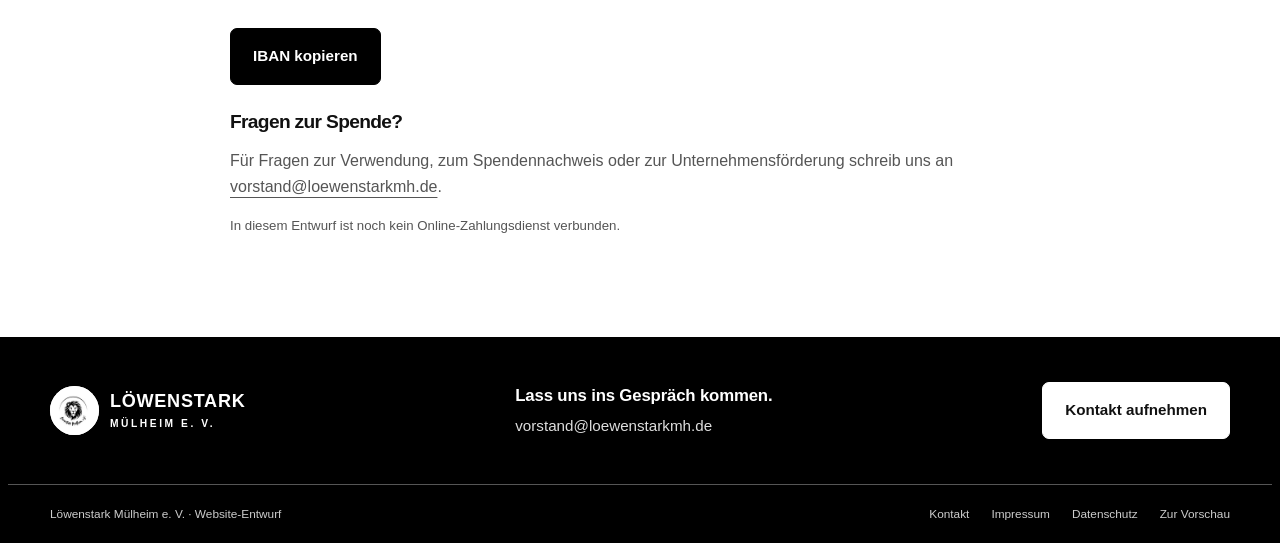
<file: mitmachen.html>
<!doctype html>
<html lang="de"><head><meta charset="utf-8"><meta name="viewport" content="width=device-width, initial-scale=1"><title>Spenden &amp; Mitmachen | Löwenstark Mülheim e. V.</title><meta name="description" content="Unterstütze Löwenstark Mülheim mit deiner Zeit, einer Idee oder einer Spende. Hier findest du Mitmachmöglichkeiten und die Bankverbindung."><meta name="robots" content="noindex,nofollow"><meta name="theme-color" content="#000000"><link rel="icon" href="assets/favicon.svg" type="image/svg+xml"><link rel="stylesheet" href="style.css?v=20260911-separate-tabs-v12"><script src="app.js?v=20260911-seiten" defer></script></head><body class="subpage"><a class="skip" href="#inhalt">Zum Inhalt springen</a><div class="topline"><span>Aus der Heimaterde. Für ein starkes Mülheim.</span><span>Gemeinnützig & ehrenamtlich</span></div><header class="header"><a class="brand" href="index.html" aria-label="Löwenstark Mülheim – Startseite"><span class="brand-logo"><img src="assets/logo.avif" alt="" width="49" height="49"></span><span>LÖWENSTARK<small>MÜLHEIM E. V.</small></span></a><button class="menu-toggle" aria-expanded="false" aria-controls="navigation">Menü</button><nav id="navigation" aria-label="Hauptnavigation"><a href="index.html">Start</a><a href="angebote.html">Angebote</a><a href="aktuelles.html">Aktuelles</a><a href="ueber-uns.html">Über uns</a><a href="netzwerk.html">Netzwerk</a><a href="drachenboot.html">Drachenboot</a><a href="stellenangebote.html">Stellenangebote</a><a href="mitmachen.html" aria-current="page">Spenden &amp; Mitmachen</a><a class="mobile-contact" href="kontakt.html">Kontakt</a></nav><a class="button small header-contact" href="kontakt.html">Kontakt</a></header><main id="inhalt"><div class="wrap breadcrumb"><a href="index.html">Start</a><span aria-hidden="true">/</span><span>Spenden &amp; Mitmachen</span></div><section class="support section" id="mitmachen" aria-labelledby="support-title"><div class="wrap support-grid"><div><p class="eyebrow">SPENDEN & MITMACHEN</p><h1 id="support-title">Gib deiner<br>Unterstützung<br><span>ein Zuhause.</span></h1><p>Mit Zeit, Ideen oder einer Spende: Du hilfst uns, Angebote für Kinder, Jugendliche und ältere Menschen möglich zu machen.</p><div class="help-invitation"><p class="eyebrow">DEIN EINSTIEG INS EHRENAMT</p><h3>Ein bisschen Zeit.<br>Ein echter Beitrag.</h3><p>Bei <strong>[Aktion]</strong> kannst du uns mit <strong>[Aufgabe]</strong> unterstützen.</p><dl class="help-facts"><dt>Zeitaufwand</dt><dd>[Zeitbedarf]</dd><dt>Wann & wo</dt><dd>[Datum] · [Ort]</dd></dl><div class="help-actions"><a class="button" href="kontakt.html?anliegen=Ich+m%C3%B6chte+mitmachen&amp;nachricht=Hallo%2C+ich+m%C3%B6chte+bei+%5BAktion%5D+mithelfen.+Ich+k%C3%B6nnte+%5Bverf%C3%BCgbare+Zeit%5D+einbringen.+Welche+Unterst%C3%BCtzung+wird+gebraucht%3F">Bei einer Aktion helfen</a><a class="text-button idea-link" href="kontakt.html?anliegen=Ich+m%C3%B6chte+mitmachen&amp;nachricht=Ich+m%C3%B6chte+eine+eigene+Idee+einbringen%3A+">Ich bringe eine eigene Idee mit</a></div></div></div><div class="donation-card"><span class="donation-icon" aria-hidden="true">♡</span><h3>Deine Hilfe zählt.</h3><p>Unsere Arbeit wird durch Spenden, Fördergelder und ehrenamtlichen Einsatz getragen. Mitgliedsbeiträge erheben wir nicht.</p><a class="button" href="#spenden">Zur Bankverbindung</a><div class="impact-preview"><p class="eyebrow">DAS HABEN WIR GEMEINSAM MÖGLICH GEMACHT</p><p>Mit eurer Hilfe konnten <strong>[Anzahl] Kinder</strong> an <strong>[Angebot]</strong> teilnehmen.</p><p class="impact-meta">[Zeitraum] · [Ort]</p></div><div class="card-divider"></div><p class="company-note">Du möchtest als Unternehmen helfen?</p><a class="text-button" href="kontakt.html?anliegen=Unternehmensf%C3%B6rderung">Über Förderung sprechen</a></div></div></section><section class="wrap section donation-details" id="spenden"><div class="detail-copy"><h2 id="donate-heading">So kannst du spenden.</h2><p>Deine Spende unterstützt Jugend- und Altenhilfe, Sport und Bildung in Mülheim. Du möchtest mehr über die Verwendung erfahren? Wir geben dir gern Auskunft.</p><h3>Spenden per Überweisung</h3><p class="form-note">Bankverbindung laut bestehender Vereinswebsite. Vor einer Überweisung den genauen Kontoinhaber beim Verein prüfen.</p><dl><dt>Kontoinhaber</dt><dd>[Name laut Vereinskonto]</dd><dt>Bank</dt><dd>FYRST Bank</dd><dt>IBAN</dt><dd class="iban">DE79 3007 0207 0073 4434 00</dd><dt>BIC</dt><dd>HOLVDEB1</dd><dt>Verwendungszweck</dt><dd>Spende</dd></dl><button class="button" id="copy-iban">IBAN kopieren</button><p id="copy-status" role="status"></p><h3>Fragen zur Spende?</h3><p>Für Fragen zur Verwendung, zum Spendennachweis oder zur Unternehmensförderung schreib uns an <a href="mailto:vorstand@loewenstarkmh.de">vorstand@loewenstarkmh.de</a>.</p><p class="form-note">In diesem Entwurf ist noch kein Online-Zahlungsdienst verbunden.</p></div></section></main><footer><div class="wrap footer-main"><a class="brand" href="index.html"><span class="brand-logo"><img src="assets/logo.avif" alt="" width="49" height="49"></span><span>LÖWENSTARK<small>MÜLHEIM E. V.</small></span></a><div><h3>Lass uns ins Gespräch kommen.</h3><a class="footer-email" href="mailto:vorstand@loewenstarkmh.de">vorstand@loewenstarkmh.de</a></div><a class="button inverse" href="kontakt.html">Kontakt aufnehmen</a></div><div class="wrap footer-bottom"><span>Löwenstark Mülheim e. V. · Website-Entwurf</span><div><a href="kontakt.html">Kontakt</a><a href="https://loewenstark-muelheim-e-v.jimdosite.com/impressum/" target="_blank" rel="noopener">Impressum</a><a href="https://loewenstark-muelheim-e-v.jimdosite.com/datenschutz/" target="_blank" rel="noopener">Datenschutz</a><button data-open="hinweis">Zur Vorschau</button></div></div></footer><dialog id="hinweis" aria-labelledby="preview-heading"><button class="close" data-close aria-label="Schließen">×</button><p class="eyebrow">GESTALTUNGSVORSCHLAG</p><h2 id="preview-heading">Eine Vorschau<br>für Löwenstark.</h2><p>Dieser Entwurf zeigt die neue Gestaltung und die wichtigsten Wege zu Kursanfrage, Spenden und Mitmachen. Die bestehende Jimdo-Website wurde nicht verändert.</p><p>Angaben in eckigen Klammern sind noch zu ergänzen. Kontakt öffnet einen E-Mail-Entwurf; ein Online-Zahlungsdienst ist nicht verbunden.</p><p>Fotos und Vereinsangaben stammen von der vorhandenen Website. Vor einer öffentlichen Verwendung sollten Aktualität und Bildfreigaben bestätigt werden.</p></dialog></body></html>
</file>
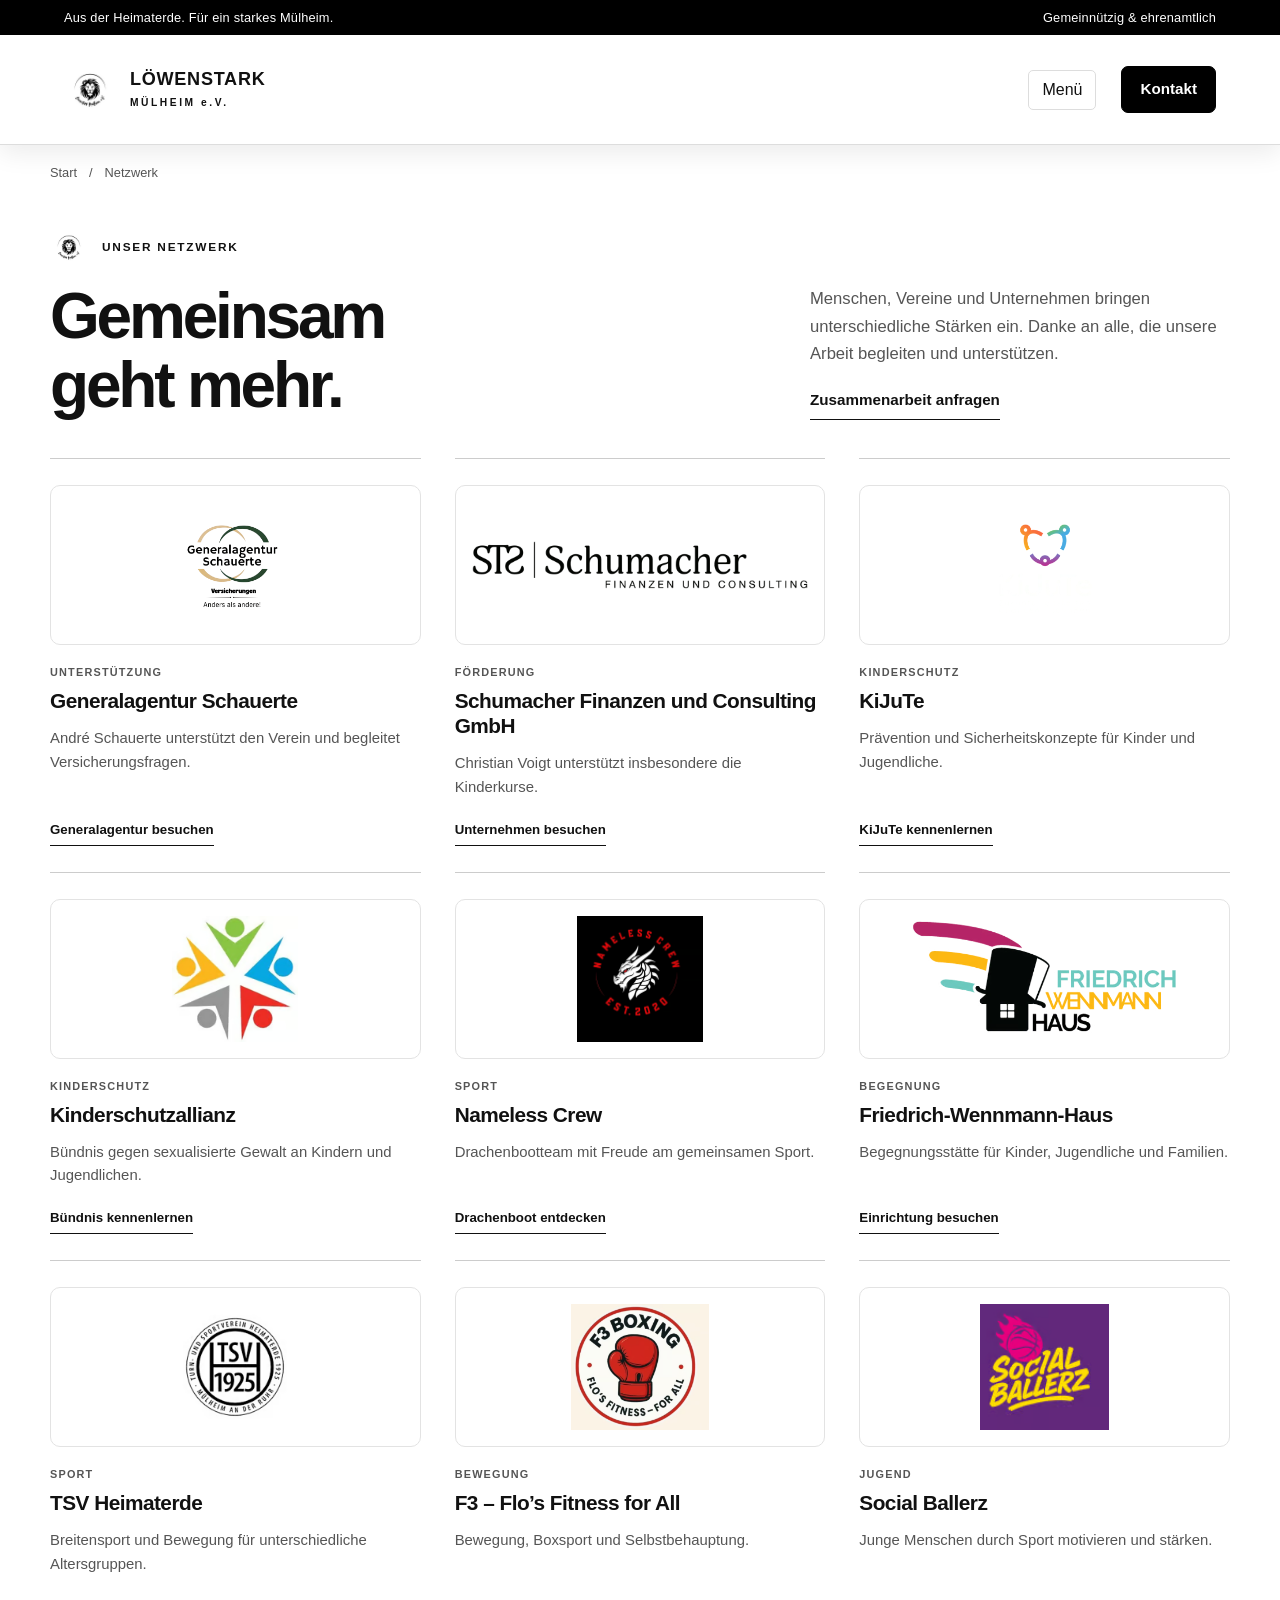
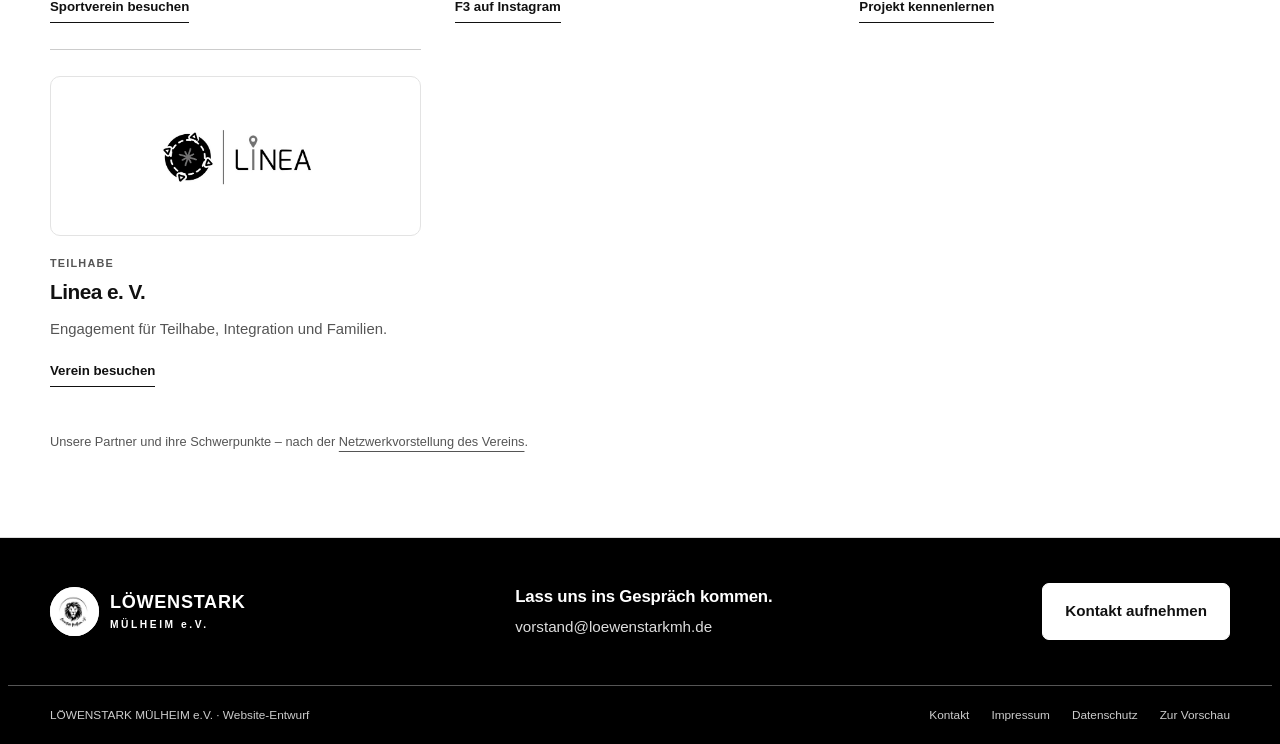
<file: netzwerk.html>
<!doctype html>
<html lang="de"><head><meta charset="utf-8"><meta name="viewport" content="width=device-width, initial-scale=1"><title>Unser Netzwerk | LÖWENSTARK MÜLHEIM e.V.</title><meta name="description" content="Vereine, Unternehmen und Menschen im Netzwerk von Löwenstark Mülheim. Partner kennenlernen und Zusammenarbeit anfragen."><meta name="robots" content="noindex,nofollow"><meta name="theme-color" content="#000000"><link rel="icon" href="assets/favicon.svg" type="image/svg+xml"><link rel="stylesheet" href="style.css?v=20260911-separate-tabs-v12"><script src="app.js?v=20260911-seiten" defer></script></head><body class="subpage"><a class="skip" href="#inhalt">Zum Inhalt springen</a><div class="topline"><span>Aus der Heimaterde. Für ein starkes Mülheim.</span><span>Gemeinnützig & ehrenamtlich</span></div><header class="header"><a class="brand" href="index.html" aria-label="LÖWENSTARK MÜLHEIM e.V. – Startseite"><span class="brand-logo"><img src="assets/logo.avif" alt="" width="49" height="49"></span><span>LÖWENSTARK<small>MÜLHEIM e.V.</small></span></a><button class="menu-toggle" aria-expanded="false" aria-controls="navigation">Menü</button><nav id="navigation" aria-label="Hauptnavigation"><a href="index.html">Start</a><a href="angebote.html">Angebote</a><a href="aktuelles.html">Aktuelles</a><a href="ueber-uns.html">Über uns</a><a href="netzwerk.html" aria-current="page">Netzwerk</a><a href="drachenboot.html">Drachenboot</a><a href="stellenangebote.html">Stellenangebote</a><a href="mitmachen.html">Spenden &amp; Mitmachen</a><a class="mobile-contact" href="kontakt.html">Kontakt</a></nav><a class="button small header-contact" href="kontakt.html">Kontakt</a></header><main id="inhalt"><div class="wrap breadcrumb"><a href="index.html">Start</a><span aria-hidden="true">/</span><span>Netzwerk</span></div><section class="network section network-page" id="netzwerk" aria-labelledby="network-title"><div class="wrap"><div class="section-heading"><div><p class="eyebrow brand-eyebrow"><img src="assets/logo.avif" alt="" width="40" height="40"> UNSER NETZWERK</p><h1 id="network-title">Gemeinsam<br>geht mehr.</h1></div><div class="section-summary"><p>Menschen, Vereine und Unternehmen bringen unterschiedliche Stärken ein. Danke an alle, die unsere Arbeit begleiten und unterstützen.</p><a class="text-button" href="kontakt.html?anliegen=Allgemeine+Anfrage&amp;nachricht=Wir+m%C3%B6chten+uns+mit+L%C3%B6wenstark+M%C3%BClheim+vernetzen.+Unsere+Idee+f%C3%BCr+eine+Zusammenarbeit%3A+">Zusammenarbeit anfragen</a></div></div><ul class="network-list"><li class="network-partner"><div class="partner-visual"><img src="assets/logo-schauerte.avif" alt="Logo Generalagentur Schauerte" loading="lazy"></div><span class="partner-category">Unterstützung</span><h3>Generalagentur Schauerte</h3><p>André Schauerte unterstützt den Verein und begleitet Versicherungsfragen.</p><a href="https://www.nuernberger-automobil.de/de/berater/schauerte" target="_blank" rel="noopener">Generalagentur besuchen</a></li><li class="network-partner"><div class="partner-visual"><img src="assets/logo-schumacher.avif" alt="Logo Schumacher Finanzen und Consulting GmbH" loading="lazy"></div><span class="partner-category">Förderung</span><h3>Schumacher Finanzen und Consulting GmbH</h3><p>Christian Voigt unterstützt insbesondere die Kinderkurse.</p><a href="https://www.sts-finanzen.de/" target="_blank" rel="noopener">Unternehmen besuchen</a></li><li class="network-partner"><div class="partner-visual"><img src="assets/logo-kijute.avif" alt="Logo KiJuTe" loading="lazy"></div><span class="partner-category">Kinderschutz</span><h3>KiJuTe</h3><p>Prävention und Sicherheitskonzepte für Kinder und Jugendliche.</p><a href="https://kijute.de/" target="_blank" rel="noopener">KiJuTe kennenlernen</a></li><li class="network-partner"><div class="partner-visual"><img src="assets/logo-kinderschutzallianz.avif" alt="Logo Kinderschutzallianz" loading="lazy"></div><span class="partner-category">Kinderschutz</span><h3>Kinderschutzallianz</h3><p>Bündnis gegen sexualisierte Gewalt an Kindern und Jugendlichen.</p><a href="https://www.kinderschutzallianz.org/" target="_blank" rel="noopener">Bündnis kennenlernen</a></li><li class="network-partner"><div class="partner-visual"><img src="assets/logo-nameless-crew.avif" alt="Logo Nameless Crew" loading="lazy"></div><span class="partner-category">Sport</span><h3>Nameless Crew</h3><p>Drachenbootteam mit Freude am gemeinsamen Sport.</p><a href="drachenboot.html">Drachenboot entdecken</a></li><li class="network-partner"><div class="partner-visual"><img src="assets/logo-friedrich-wennmann-haus.avif" alt="Logo Friedrich-Wennmann-Haus" loading="lazy"></div><span class="partner-category">Begegnung</span><h3>Friedrich-Wennmann-Haus</h3><p>Begegnungsstätte für Kinder, Jugendliche und Familien.</p><a href="https://www.friedrich-wennmann-haus.de/" target="_blank" rel="noopener">Einrichtung besuchen</a></li><li class="network-partner"><div class="partner-visual"><img src="assets/logo-tsv-heimaterde.avif" alt="Logo TSV Heimaterde" loading="lazy"></div><span class="partner-category">Sport</span><h3>TSV Heimaterde</h3><p>Breitensport und Bewegung für unterschiedliche Altersgruppen.</p><a href="https://www.tsv-heimaterde.de/" target="_blank" rel="noopener">Sportverein besuchen</a></li><li class="network-partner"><div class="partner-visual"><img src="assets/logo-f3.avif" alt="Logo F3 – Flo’s Fitness for All" loading="lazy"></div><span class="partner-category">Bewegung</span><h3>F3 – Flo’s Fitness for All</h3><p>Bewegung, Boxsport und Selbstbehauptung.</p><a href="https://www.instagram.com/f3_boxing/" target="_blank" rel="noopener">F3 auf Instagram</a></li><li class="network-partner"><div class="partner-visual"><img src="assets/logo-social-ballerz.avif" alt="Logo Social Ballerz" loading="lazy"></div><span class="partner-category">Jugend</span><h3>Social Ballerz</h3><p>Junge Menschen durch Sport motivieren und stärken.</p><a href="https://ballerzgelsenkirch.wixsite.com/ballerz-projekt" target="_blank" rel="noopener">Projekt kennenlernen</a></li><li class="network-partner"><div class="partner-visual"><img src="assets/logo-linea.avif" alt="Logo Linea e. V." loading="lazy"></div><span class="partner-category">Teilhabe</span><h3>Linea e. V.</h3><p>Engagement für Teilhabe, Integration und Familien.</p><a href="https://www.linea-nrw.de/" target="_blank" rel="noopener">Verein besuchen</a></li></ul><p class="network-source">Unsere Partner und ihre Schwerpunkte – nach der <a href="https://loewenstark-muelheim-e-v.jimdosite.com/netzwerk/" target="_blank" rel="noopener">Netzwerkvorstellung des Vereins</a>.</p></div></section></main><footer><div class="wrap footer-main"><a class="brand" href="index.html"><span class="brand-logo"><img src="assets/logo.avif" alt="" width="49" height="49"></span><span>LÖWENSTARK<small>MÜLHEIM e.V.</small></span></a><div><h3>Lass uns ins Gespräch kommen.</h3><a class="footer-email" href="mailto:vorstand@loewenstarkmh.de">vorstand@loewenstarkmh.de</a></div><a class="button inverse" href="kontakt.html">Kontakt aufnehmen</a></div><div class="wrap footer-bottom"><span>LÖWENSTARK MÜLHEIM e.V. · Website-Entwurf</span><div><a href="kontakt.html">Kontakt</a><a href="https://loewenstark-muelheim-e-v.jimdosite.com/impressum/" target="_blank" rel="noopener">Impressum</a><a href="https://loewenstark-muelheim-e-v.jimdosite.com/datenschutz/" target="_blank" rel="noopener">Datenschutz</a><button data-open="hinweis">Zur Vorschau</button></div></div></footer><dialog id="hinweis" aria-labelledby="preview-heading"><button class="close" data-close aria-label="Schließen">×</button><p class="eyebrow">GESTALTUNGSVORSCHLAG</p><h2 id="preview-heading">Eine Vorschau<br>für Löwenstark.</h2><p>Dieser Entwurf zeigt die neue Gestaltung und die wichtigsten Wege zu Kursanfrage, Spenden und Mitmachen. Die bestehende Jimdo-Website wurde nicht verändert.</p><p>Angaben in eckigen Klammern sind noch zu ergänzen. Kontakt öffnet einen E-Mail-Entwurf; ein Online-Zahlungsdienst ist nicht verbunden.</p><p>Fotos und Vereinsangaben stammen von der vorhandenen Website. Vor einer öffentlichen Verwendung sollten Aktualität und Bildfreigaben bestätigt werden.</p></dialog></body></html>
</file>
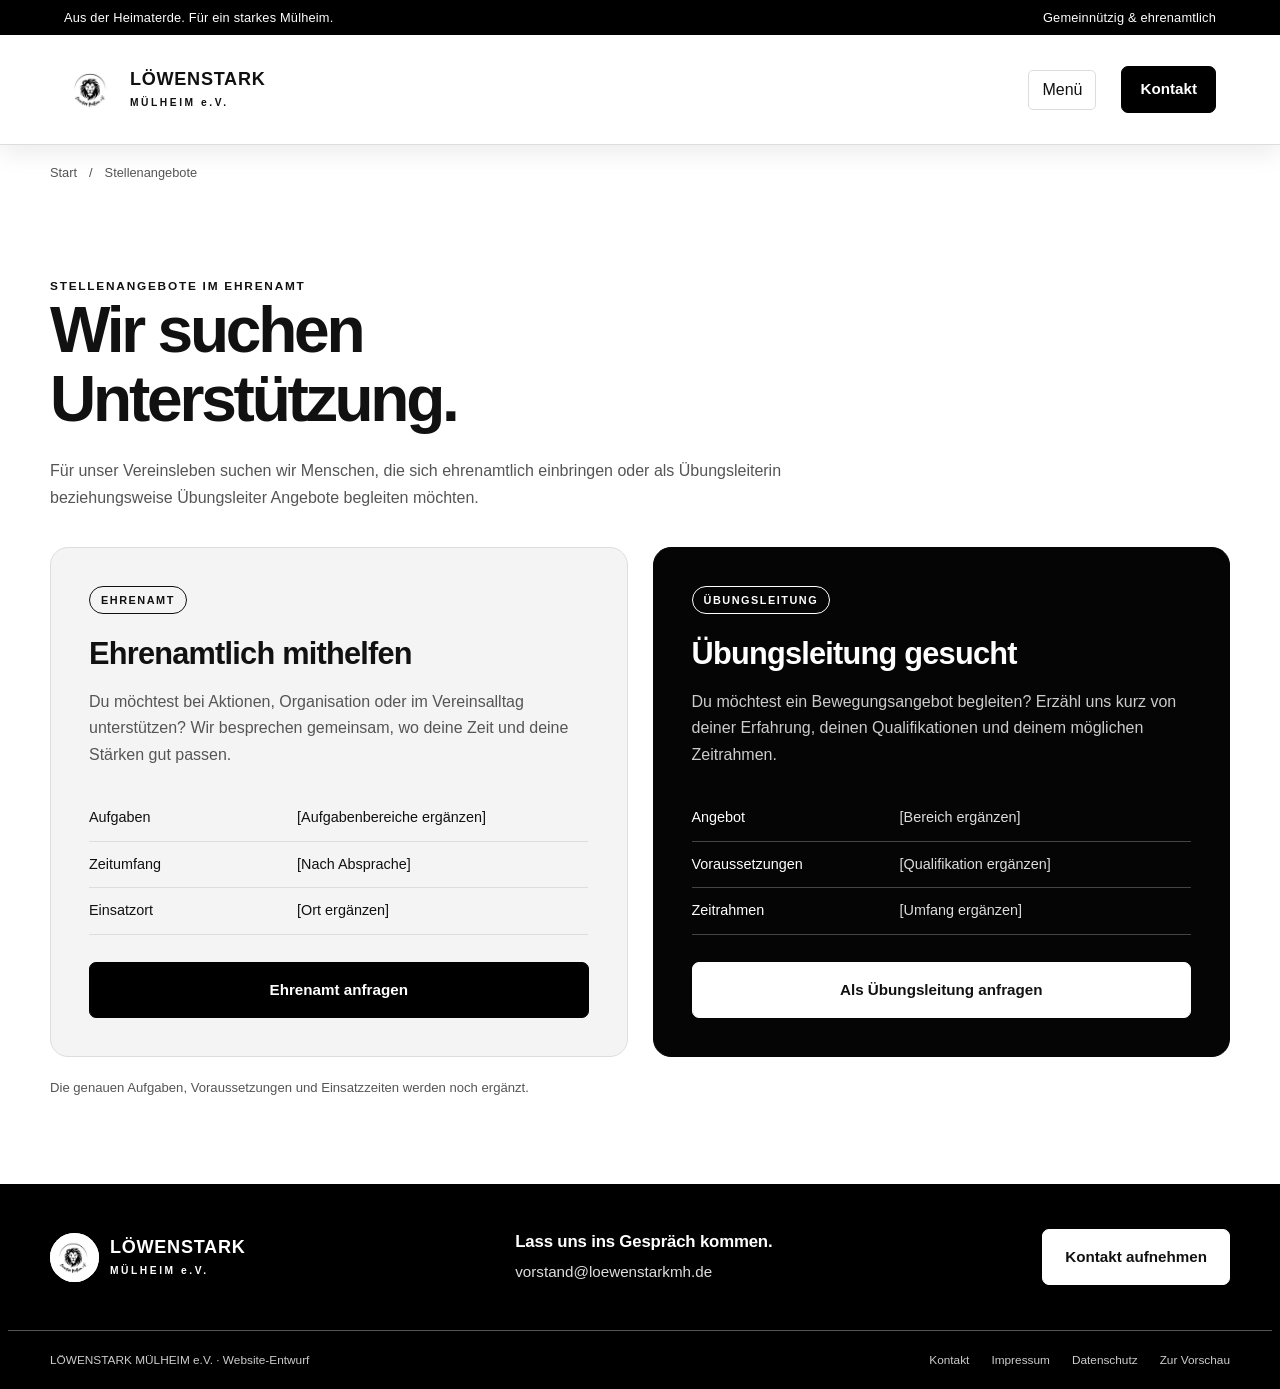
<file: stellenangebote.html>
<!doctype html>
<html lang="de"><head><meta charset="utf-8"><meta name="viewport" content="width=device-width, initial-scale=1"><title>Stellenangebote im Ehrenamt | LÖWENSTARK MÜLHEIM e.V.</title><meta name="description" content="Löwenstark Mülheim sucht ehrenamtliche Unterstützung sowie Übungsleiterinnen und Übungsleiter. Aufgaben kennenlernen und Interesse melden."><meta name="robots" content="noindex,nofollow"><meta name="theme-color" content="#000000"><link rel="icon" href="assets/favicon.svg" type="image/svg+xml"><link rel="stylesheet" href="style.css?v=20260911-job-headings-v13"><script src="app.js?v=20260911-instagram-arrows-v3" defer></script></head><body class="subpage jobs-page"><a class="skip" href="#inhalt">Zum Inhalt springen</a><div class="topline"><span>Aus der Heimaterde. Für ein starkes Mülheim.</span><span>Gemeinnützig &amp; ehrenamtlich</span></div><header class="header"><a class="brand" href="index.html" aria-label="LÖWENSTARK MÜLHEIM e.V. – Startseite"><span class="brand-logo"><img src="assets/logo.avif" alt="" width="49" height="49"></span><span>LÖWENSTARK<small>MÜLHEIM e.V.</small></span></a><button class="menu-toggle" aria-expanded="false" aria-controls="navigation">Menü</button><nav id="navigation" aria-label="Hauptnavigation"><a href="index.html">Start</a><a href="angebote.html">Angebote</a><a href="aktuelles.html">Aktuelles</a><a href="ueber-uns.html">Über uns</a><a href="netzwerk.html">Netzwerk</a><a href="drachenboot.html">Drachenboot</a><a href="stellenangebote.html" aria-current="page">Stellenangebote</a><a href="mitmachen.html">Spenden &amp; Mitmachen</a><a class="mobile-contact" href="kontakt.html">Kontakt</a></nav><a class="button small header-contact" href="kontakt.html">Kontakt</a></header><main id="inhalt"><div class="wrap breadcrumb"><a href="index.html">Start</a><span aria-hidden="true">/</span><span>Stellenangebote</span></div><section class="wrap section jobs jobs-page-content" aria-labelledby="jobs-title"><div class="jobs-lead"><p class="eyebrow">STELLENANGEBOTE IM EHRENAMT</p><h1 id="jobs-title">Wir suchen<br>Unterstützung.</h1><p>Für unser Vereinsleben suchen wir Menschen, die sich ehrenamtlich einbringen oder als Übungsleiterin beziehungsweise Übungsleiter Angebote begleiten möchten.</p></div><div class="job-grid"><article class="job-card"><span class="job-type">EHRENAMT</span><h2>Ehrenamtlich mithelfen</h2><p>Du möchtest bei Aktionen, Organisation oder im Vereinsalltag unterstützen? Wir besprechen gemeinsam, wo deine Zeit und deine Stärken gut passen.</p><dl><dt>Aufgaben</dt><dd>[Aufgabenbereiche ergänzen]</dd><dt>Zeitumfang</dt><dd>[Nach Absprache]</dd><dt>Einsatzort</dt><dd>[Ort ergänzen]</dd></dl><a class="button" href="kontakt.html?anliegen=Ehrenamt+%2F+%C3%9Cbungsleitung&amp;nachricht=Ich+m%C3%B6chte+mich+ehrenamtlich+bei+L%C3%B6wenstark+M%C3%BClheim+einbringen.+Das+kann+ich+gut%3A+">Ehrenamt anfragen</a></article><article class="job-card job-card-dark"><span class="job-type">ÜBUNGSLEITUNG</span><h2>Übungsleitung gesucht</h2><p>Du möchtest ein Bewegungsangebot begleiten? Erzähl uns kurz von deiner Erfahrung, deinen Qualifikationen und deinem möglichen Zeitrahmen.</p><dl><dt>Angebot</dt><dd>[Bereich ergänzen]</dd><dt>Voraussetzungen</dt><dd>[Qualifikation ergänzen]</dd><dt>Zeitrahmen</dt><dd>[Umfang ergänzen]</dd></dl><a class="button inverse" href="kontakt.html?anliegen=Ehrenamt+%2F+%C3%9Cbungsleitung&amp;nachricht=Ich+interessiere+mich+f%C3%BCr+eine+Aufgabe+als+%C3%9Cbungsleitung.+Meine+Erfahrung%3A+">Als Übungsleitung anfragen</a></article></div><p class="jobs-note">Die genauen Aufgaben, Voraussetzungen und Einsatzzeiten werden noch ergänzt.</p></section></main><footer><div class="wrap footer-main"><a class="brand" href="index.html"><span class="brand-logo"><img src="assets/logo.avif" alt="" width="49" height="49"></span><span>LÖWENSTARK<small>MÜLHEIM e.V.</small></span></a><div><h3>Lass uns ins Gespräch kommen.</h3><a class="footer-email" href="mailto:vorstand@loewenstarkmh.de">vorstand@loewenstarkmh.de</a></div><a class="button inverse" href="kontakt.html">Kontakt aufnehmen</a></div><div class="wrap footer-bottom"><span>LÖWENSTARK MÜLHEIM e.V. · Website-Entwurf</span><div><a href="kontakt.html">Kontakt</a><a href="https://loewenstark-muelheim-e-v.jimdosite.com/impressum/" target="_blank" rel="noopener">Impressum</a><a href="https://loewenstark-muelheim-e-v.jimdosite.com/datenschutz/" target="_blank" rel="noopener">Datenschutz</a><button data-open="hinweis">Zur Vorschau</button></div></div></footer><dialog id="hinweis" aria-labelledby="preview-heading"><button class="close" data-close aria-label="Schließen">×</button><p class="eyebrow">GESTALTUNGSVORSCHLAG</p><h2 id="preview-heading">Eine Vorschau<br>für Löwenstark.</h2><p>Dieser Entwurf zeigt die neue Gestaltung und die wichtigsten Wege zu Kursanfrage, Spenden und Mitmachen. Die bestehende Jimdo-Website wurde nicht verändert.</p><p>Angaben in eckigen Klammern sind noch zu ergänzen. Kontakt öffnet einen E-Mail-Entwurf; ein Online-Zahlungsdienst ist nicht verbunden.</p><p>Fotos und Vereinsangaben stammen von der vorhandenen Website. Vor einer öffentlichen Verwendung sollten Aktualität und Bildfreigaben bestätigt werden.</p></dialog></body></html>
</file>
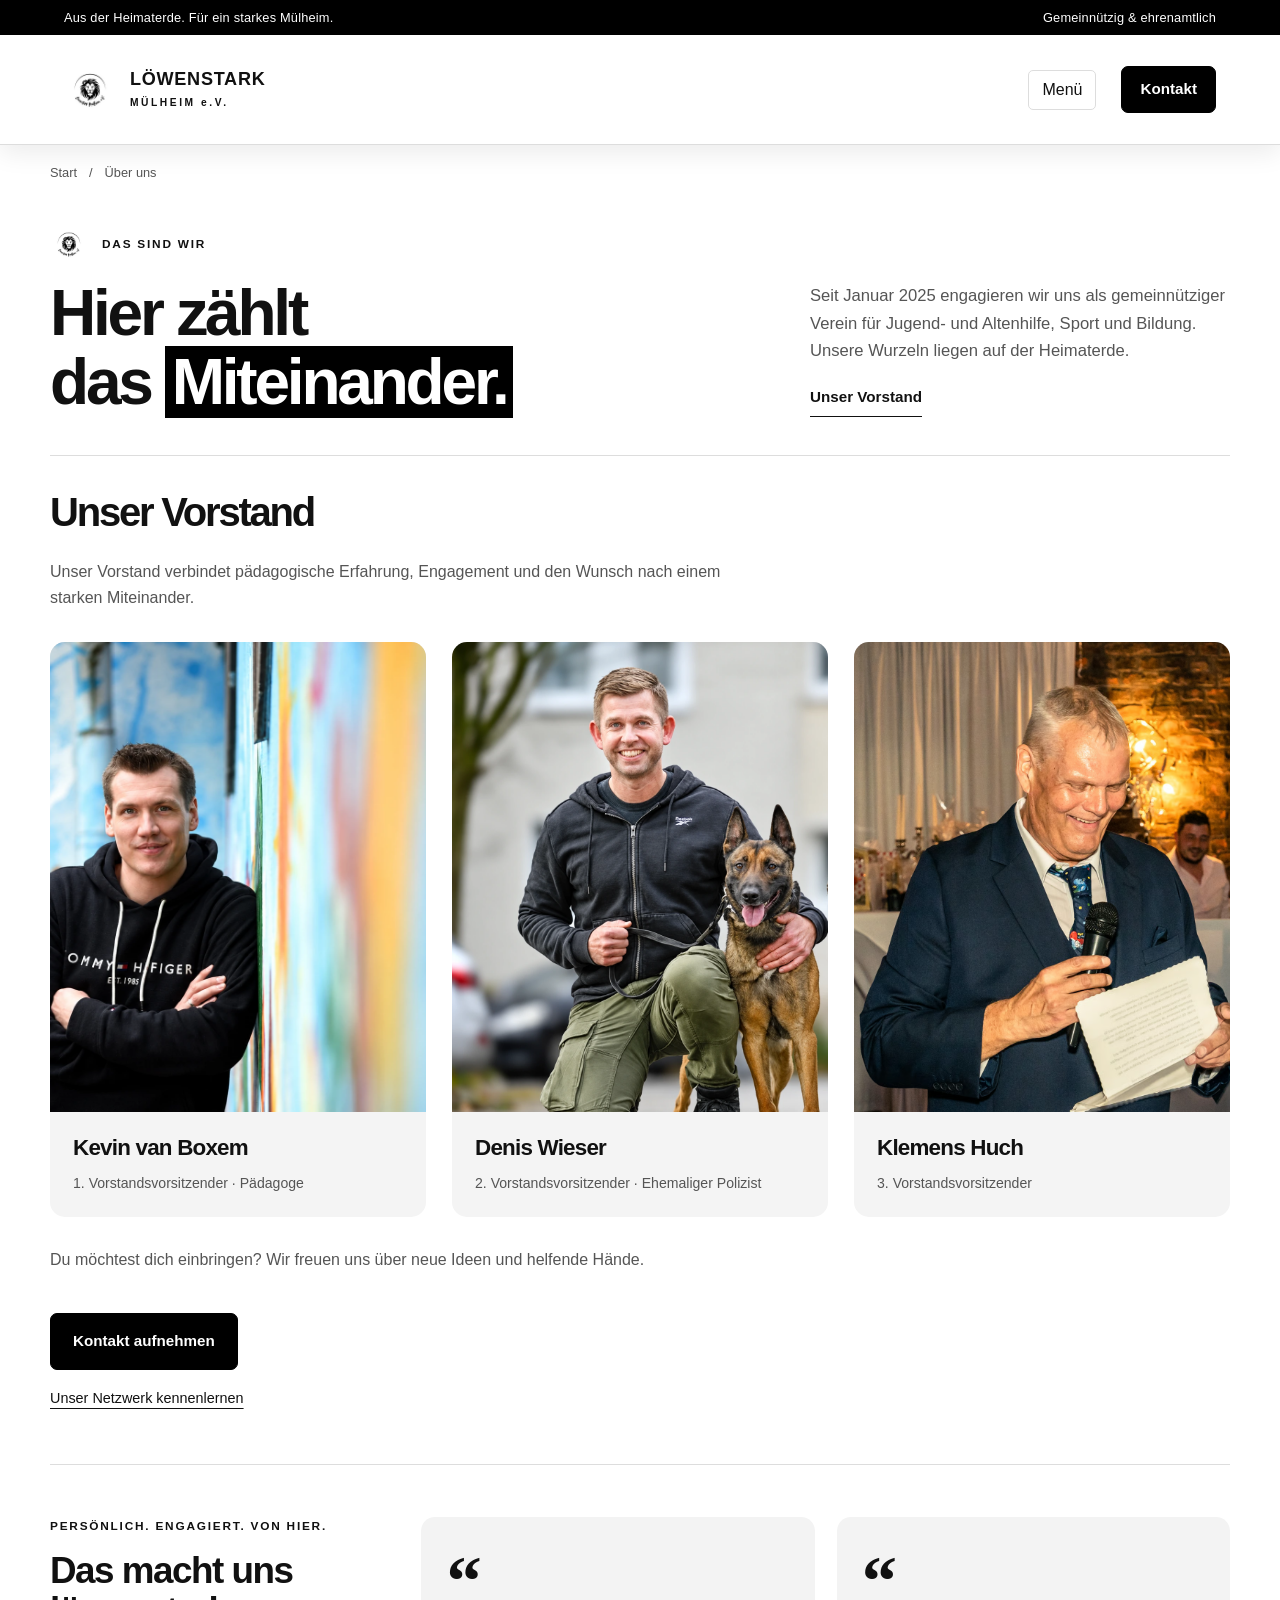
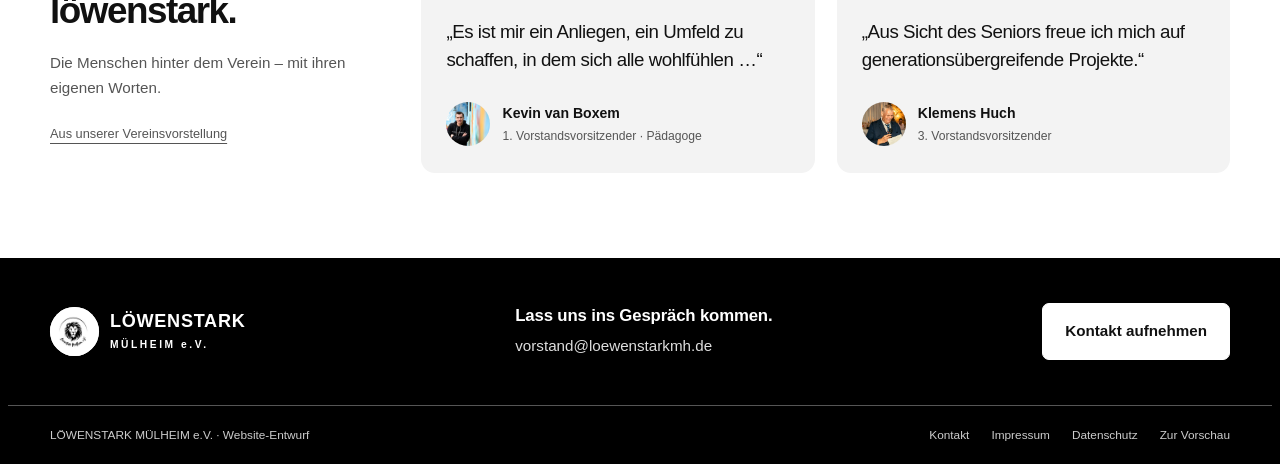
<file: ueber-uns.html>
<!doctype html>
<html lang="de"><head><meta charset="utf-8"><meta name="viewport" content="width=device-width, initial-scale=1"><title>Über uns | LÖWENSTARK MÜLHEIM e.V.</title><meta name="description" content="Lerne Löwenstark Mülheim kennen: unsere Wurzeln auf der Heimaterde, den Vorstand und die Menschen hinter dem Verein."><meta name="robots" content="noindex,nofollow"><meta name="theme-color" content="#000000"><link rel="icon" href="assets/favicon.svg" type="image/svg+xml"><link rel="stylesheet" href="style.css?v=20260911-separate-tabs-v12"><script src="app.js?v=20260911-seiten" defer></script></head><body class="subpage"><a class="skip" href="#inhalt">Zum Inhalt springen</a><div class="topline"><span>Aus der Heimaterde. Für ein starkes Mülheim.</span><span>Gemeinnützig & ehrenamtlich</span></div><header class="header"><a class="brand" href="index.html" aria-label="LÖWENSTARK MÜLHEIM e.V. – Startseite"><span class="brand-logo"><img src="assets/logo.avif" alt="" width="49" height="49"></span><span>LÖWENSTARK<small>MÜLHEIM e.V.</small></span></a><button class="menu-toggle" aria-expanded="false" aria-controls="navigation">Menü</button><nav id="navigation" aria-label="Hauptnavigation"><a href="index.html">Start</a><a href="angebote.html">Angebote</a><a href="aktuelles.html">Aktuelles</a><a href="ueber-uns.html" aria-current="page">Über uns</a><a href="netzwerk.html">Netzwerk</a><a href="drachenboot.html">Drachenboot</a><a href="stellenangebote.html">Stellenangebote</a><a href="mitmachen.html">Spenden &amp; Mitmachen</a><a class="mobile-contact" href="kontakt.html">Kontakt</a></nav><a class="button small header-contact" href="kontakt.html">Kontakt</a></header><main id="inhalt"><div class="wrap breadcrumb"><a href="index.html">Start</a><span aria-hidden="true">/</span><span>Über uns</span></div><section class="community section wrap" id="verein" aria-labelledby="community-title">
<div class="section-heading"><div><p class="eyebrow brand-eyebrow"><img src="assets/logo.avif" alt="" width="40" height="40"> DAS SIND WIR</p><h1 id="community-title">Hier zählt<br>das <span>Miteinander.</span></h1></div><div class="section-summary"><p>Seit Januar 2025 engagieren wir uns als gemeinnütziger Verein für Jugend- und Altenhilfe, Sport und Bildung. Unsere Wurzeln liegen auf der Heimaterde.</p><a class="text-button" href="#vorstand">Unser Vorstand</a></div></div>
<div class="about-team" id="vorstand"><h2 id="team-heading">Unser Vorstand</h2><p>Unser Vorstand verbindet pädagogische Erfahrung, Engagement und den Wunsch nach einem starken Miteinander.</p><div class="board-grid"><figure class="board-member"><div class="board-portrait"><img src="assets/kevin-van-boxem-scharf.webp" alt="Kevin van Boxem" loading="lazy"></div><figcaption><h3>Kevin van Boxem</h3><p>1. Vorstandsvorsitzender · Pädagoge</p></figcaption></figure><figure class="board-member"><div class="board-portrait"><img src="assets/denis-wieser-scharf.webp" alt="Denis Wieser" loading="lazy"></div><figcaption><h3>Denis Wieser</h3><p>2. Vorstandsvorsitzender · Ehemaliger Polizist</p></figcaption></figure><figure class="board-member"><div class="board-portrait"><img src="assets/klemens-huch.avif" alt="Klemens Huch" loading="lazy"></div><figcaption><h3>Klemens Huch</h3><p>3. Vorstandsvorsitzender</p></figcaption></figure></div><p>Du möchtest dich einbringen? Wir freuen uns über neue Ideen und helfende Hände.</p><a class="button" href="kontakt.html?anliegen=Ich+m%C3%B6chte+mitmachen">Kontakt aufnehmen</a><a class="subtle-link" href="netzwerk.html">Unser Netzwerk kennenlernen</a></div><div class="voices" aria-labelledby="voices-title"><div class="voices-intro"><p class="eyebrow">PERSÖNLICH. ENGAGIERT. VON HIER.</p><h3 id="voices-title">Das macht uns<br>löwenstark.</h3><p>Die Menschen hinter dem Verein – mit ihren eigenen Worten.</p><a href="https://loewenstark-muelheim-e-v.jimdosite.com/wir-stellen-vor/" target="_blank" rel="noopener" class="story-source">Aus unserer Vereinsvorstellung</a></div><div class="voice-grid">
<figure class="voice-card"><span class="quote-mark" aria-hidden="true">“</span><blockquote>„Es ist mir ein Anliegen, ein Umfeld zu schaffen, in dem sich alle wohlfühlen …“</blockquote><figcaption><img class="voice-avatar" src="assets/kevin-van-boxem-scharf.webp" alt="" loading="lazy"><span><strong>Kevin van Boxem</strong><small>1. Vorstandsvorsitzender · Pädagoge</small></span></figcaption></figure>
<figure class="voice-card"><span class="quote-mark" aria-hidden="true">“</span><blockquote>„Aus Sicht des Seniors freue ich mich auf generationsübergreifende Projekte.“</blockquote><figcaption><img class="voice-avatar" src="assets/klemens-huch.avif" alt="" loading="lazy"><span><strong>Klemens Huch</strong><small>3. Vorstandsvorsitzender</small></span></figcaption></figure>
</div></div></section></main><footer><div class="wrap footer-main"><a class="brand" href="index.html"><span class="brand-logo"><img src="assets/logo.avif" alt="" width="49" height="49"></span><span>LÖWENSTARK<small>MÜLHEIM e.V.</small></span></a><div><h3>Lass uns ins Gespräch kommen.</h3><a class="footer-email" href="mailto:vorstand@loewenstarkmh.de">vorstand@loewenstarkmh.de</a></div><a class="button inverse" href="kontakt.html">Kontakt aufnehmen</a></div><div class="wrap footer-bottom"><span>LÖWENSTARK MÜLHEIM e.V. · Website-Entwurf</span><div><a href="kontakt.html">Kontakt</a><a href="https://loewenstark-muelheim-e-v.jimdosite.com/impressum/" target="_blank" rel="noopener">Impressum</a><a href="https://loewenstark-muelheim-e-v.jimdosite.com/datenschutz/" target="_blank" rel="noopener">Datenschutz</a><button data-open="hinweis">Zur Vorschau</button></div></div></footer><dialog id="hinweis" aria-labelledby="preview-heading"><button class="close" data-close aria-label="Schließen">×</button><p class="eyebrow">GESTALTUNGSVORSCHLAG</p><h2 id="preview-heading">Eine Vorschau<br>für Löwenstark.</h2><p>Dieser Entwurf zeigt die neue Gestaltung und die wichtigsten Wege zu Kursanfrage, Spenden und Mitmachen. Die bestehende Jimdo-Website wurde nicht verändert.</p><p>Angaben in eckigen Klammern sind noch zu ergänzen. Kontakt öffnet einen E-Mail-Entwurf; ein Online-Zahlungsdienst ist nicht verbunden.</p><p>Fotos und Vereinsangaben stammen von der vorhandenen Website. Vor einer öffentlichen Verwendung sollten Aktualität und Bildfreigaben bestätigt werden.</p></dialog></body></html>
</file>
<file: style.css>
@charset "UTF-8";
:root{--paper:#ffffff;--black:#000000;--accent:#ffffff;--ink:#111111;--muted:#555555;--line:#dddddd;--white:#ffffff;--radius:20px;font-family:"Trebuchet MS",Arial,sans-serif;color:var(--ink);background:var(--paper);font-synthesis:none}*{box-sizing:border-box}html{scroll-behavior:smooth;scroll-padding-top:110px}body{margin:0}button,input,select,textarea{font:inherit}button,a{-webkit-tap-highlight-color:transparent}button{cursor:pointer}a{color:inherit}img{display:block;width:100%;height:100%;object-fit:cover}button{color:inherit}h1,h2,h3,p,figure{margin:0}p{line-height:1.65}h1,h2,h3{letter-spacing:-.055em;line-height:1.07}h1{font-size:clamp(3.9rem,6.25vw,6rem);font-weight:800}h2{font-size:clamp(2.6rem,4vw,4.2rem)}h3{font-size:1.5rem;letter-spacing:-.035em}h1 span,h2 span{position:relative;z-index:0}h1 span:after{content:"";position:absolute;background:var(--accent);left:0;bottom:.04em;width:102%;height:.24em;z-index:-1;transform:rotate(-2deg)}a{text-underline-offset:5px}a:hover{text-decoration-thickness:2px}button:focus-visible,a:focus-visible,input:focus-visible,select:focus-visible,textarea:focus-visible{outline:3px solid #777777;outline-offset:5px}.skip{position:fixed;top:-80px;left:20px;z-index:100;background:var(--accent);padding:15px}.skip:focus{top:10px}.wrap{max-width:1264px;padding-inline:42px;margin:auto}.topline{background:var(--black);color:var(--paper);padding:10px 5%;display:flex;justify-content:space-between;font-size:.8rem;letter-spacing:.015em}.header{max-width:1440px;margin:auto;display:flex;align-items:center;justify-content:space-between;padding:27px 5%;gap:25px}.brand{display:flex;align-items:center;gap:11px;text-decoration:none;letter-spacing:.04em;font-weight:900;font-size:1.13rem;line-height:1.1}.brand small{display:block;font-size:.64rem;letter-spacing:.25em;margin-top:7px}.brand-mark{width:49px;height:49px;background:var(--accent);border-radius:50%;display:flex;align-items:center;justify-content:center;font-size:2rem;letter-spacing:-.1em;color:var(--black);font-weight:900}.brand-mark span{font-size:1.1rem;align-self:flex-end;margin-bottom:12px}nav{display:flex;align-items:center;gap:25px}nav a,nav button{font-size:.9rem;text-decoration:none;font-weight:600}.nav-contact{background:none;border:0;padding:0}nav a:hover,.nav-contact:hover{box-shadow:0 3px 0 var(--accent)}.button{border:1px solid var(--black);border-radius:7px;padding:17px 22px;background:var(--black);color:var(--white);font-weight:700;font-size:.95rem;text-decoration:none;display:inline-flex;align-items:center;justify-content:space-between;gap:25px;line-height:1.35;transition:transform .18s,background .18s}.button:hover{background:#333333;transform:translateY(-2px)}.button span{font-size:1.2rem}.button.small{padding:12px 18px}.button.outline{background:transparent;color:var(--black)}.button.outline:hover{background:#eeeeee}.button.inverse{background:var(--accent);color:var(--ink);border-color:var(--accent)}.button.inverse:hover{background:#e5e5e5}.menu-toggle{display:none}.hero{display:grid;grid-template-columns:1.05fr 1fr;gap:40px;padding-top:45px;padding-bottom:70px;align-items:center}.eyebrow{font-size:.74rem;letter-spacing:.15em;font-weight:800;line-height:1.6}.hero .eyebrow{display:flex;align-items:center;gap:10px;margin-bottom:24px}.tiny-line{width:25px;height:2px;background:var(--black)}.hero-description{font-size:1.13rem;max-width:460px;margin:26px 0 27px;color:var(--muted)}.button-row{display:flex;gap:12px;flex-wrap:wrap}.hero-foot{display:flex;align-items:center;gap:10px;margin-top:28px;font-size:.82rem;color:var(--muted)}.sun{font-size:1.8rem;color:var(--ink)}.hero-visual{position:relative;align-self:stretch;min-height:520px;margin:8px 0 10px 12px}.photo-frame{height:100%;overflow:hidden;border-radius:130px 20px 20px 20px;position:relative;background:#dddddd}.photo-frame:after{content:"";position:absolute;inset:55% 0 0;background:linear-gradient(transparent,rgba(0,0,0,.64));pointer-events:none}.photo-frame img{position:absolute;inset:0;object-position:center}.photo-caption{position:absolute;bottom:25px;left:32px;color:white;font-size:.85rem;z-index:1}.hero-sticker{position:absolute;right:-14px;bottom:56px;transform:rotate(7deg);background:var(--accent);width:156px;height:156px;border-radius:50%;display:flex;flex-direction:column;align-items:center;justify-content:center;text-align:center;box-shadow:0 5px 0 #00000012}.hero-sticker span{font-size:.58rem;letter-spacing:.13em;font-weight:800}.hero-sticker strong{font-size:1.65rem;line-height:1.05;margin:8px 0;letter-spacing:-.04em}.visual-spark{position:absolute;top:-26px;right:7px;font-size:4rem;color:var(--accent);line-height:1}.values-band{border-top:1px solid var(--line);border-bottom:1px solid var(--line);display:flex;justify-content:center;align-items:center;gap:55px;padding:23px 25px;font-weight:700;font-size:1.05rem}.values-band i{font-size:1.6rem;font-style:normal;color:#666666}.section{padding-block:85px}.program{background:var(--black);color:var(--paper)}.program-grid{display:grid;grid-template-columns:1fr 1fr;gap:110px}.program .eyebrow{color:#eeeeee}.program h2{margin-top:20px;margin-bottom:25px;font-size:4.8rem}.program h2 span{color:var(--accent)}.program-intro>p:not(.eyebrow){font-size:1.1rem}.program-intro .muted{color:#dddddd;margin-top:15px;font-size:1rem!important;max-width:420px}.text-button{display:inline-flex;align-items:center;gap:22px;text-align:left;padding:0 0 7px;background:none;border:0;border-bottom:1px solid currentColor;text-decoration:none;font-size:.95rem;font-weight:700;line-height:1.5}.text-button span{font-size:1.2rem}.text-button:hover{gap:29px}.program .text-button{margin-top:26px;color:var(--accent)}.program-label{display:flex;gap:10px;margin:3px 0 12px}.program-label span{border:1px solid #888888;padding:8px 13px;border-radius:30px;font-size:.7rem;letter-spacing:.06em;font-weight:700}.program-item{display:flex;gap:23px;padding:25px 0;border-bottom:1px solid #555555}.number{font-size:.9rem;color:var(--accent);padding-top:3px}.program-item h3{font-size:1.5rem;margin-bottom:8px;letter-spacing:-.025em}.program-item p{color:#dddddd;font-size:.95rem}.program-content>.button{margin-top:30px;width:100%}.section-heading{display:flex;justify-content:space-between;gap:55px;align-items:flex-end;margin-bottom:38px}.section-heading h2{margin-top:15px}.section-summary{max-width:420px}.section-summary>p{font-size:1.04rem;color:var(--muted)}.section-summary>.text-button{margin-top:22px}.community-grid{display:grid;grid-template-columns:1.4fr 1fr;gap:25px}.community-photo{position:relative;height:355px;border-radius:18px;overflow:hidden;background:#cccccc}.community-photo img{object-position:center 40%}.community-photo:after{content:"";position:absolute;inset:55% 0 0;background:linear-gradient(transparent,#000000ad)}figcaption{position:absolute;bottom:22px;left:25px;color:white;font-size:.87rem;z-index:1}.community-note{background:#f2f2f2;padding:36px 38px;border-radius:18px}.note-star{display:block;font-size:2.5rem;line-height:1;margin-bottom:21px}.community-note h3{font-size:2rem}.community-note p{margin:17px 0 19px;font-size:.97rem;color:var(--muted)}.news{padding-top:0}.section-aside{font-size:.9rem;color:var(--muted);padding-bottom:8px}.news-grid{display:grid;grid-template-columns:1.2fr 1fr;gap:30px;border-top:1px solid var(--line)}.event-card{display:flex;gap:26px;padding:30px 30px 15px 0}.date-box{background:var(--accent);width:105px;height:105px;flex-shrink:0;border-radius:12px;display:flex;align-items:center;justify-content:center;flex-direction:column;gap:10px}.date-box span{font-size:.65rem;letter-spacing:.16em}.date-box strong{font-size:1.2rem}.event-card h3,.news-note h3{margin:11px 0 12px}.event-card p:not(.eyebrow),.news-note>p:not(.eyebrow){font-size:.95rem;color:var(--muted)}.event-card .text-button,.news-note .text-button{margin-top:20px}.news-note{padding:30px 0 15px 30px;border-left:1px solid var(--line)}.support{background:var(--accent)}.support-grid{display:grid;grid-template-columns:1.1fr 1fr;gap:100px;align-items:center}.support h2{margin-top:22px;margin-bottom:26px}.support-grid>div>p:not(.eyebrow){max-width:410px;font-size:1.05rem}.support-grid>div>.text-button{margin-top:25px}.donation-card{background:var(--paper);padding:40px;border-radius:20px;box-shadow:8px 8px 0 #cccccc}.donation-icon{font-size:2.6rem;line-height:1}.donation-card h3{font-size:2.3rem;margin:17px 0}.donation-card p{color:var(--muted)}.donation-card>.button{width:100%;margin-top:26px}.card-divider{height:1px;background:var(--line);margin:27px 0 20px}.donation-card .company-note{font-size:.9rem!important}.donation-card .text-button{margin-top:12px!important}footer{background:var(--black);color:var(--paper)}.footer-main{padding-block:45px;display:flex;justify-content:space-between;gap:30px;align-items:center}.footer-main h3{font-size:1.05rem;letter-spacing:-.01em;margin-bottom:12px}.footer-email{color:#dddddd;font-size:.95rem;text-decoration:none}.footer-bottom{border-top:1px solid #555555;padding-block:22px;display:flex;justify-content:space-between;gap:20px;font-size:.74rem;color:#cccccc}.footer-bottom>div{display:flex;gap:22px}.footer-bottom a,.footer-bottom button{font:inherit;color:inherit;text-decoration:none}.footer-bottom button{border:0;background:none;padding:0}dialog{width:min(680px,calc(100% - 32px));max-height:88dvh;border:0;padding:50px;border-radius:20px;background:var(--paper);color:var(--ink);box-shadow:0 35px 150px #00000040;overscroll-behavior:contain}dialog::backdrop{background:#000000a8;backdrop-filter:blur(5px)}body:has(dialog[open]){overflow:hidden}.close{position:absolute;right:17px;top:13px;border:0;background:transparent;font-size:2rem;width:42px;height:42px}.close:hover{background:var(--accent);border-radius:50%}dialog h2{font-size:2.6rem;margin:17px 0 23px}dialog h3{margin:25px 0 12px;font-size:1.25rem}dialog p{margin-bottom:14px}dialog .button{margin-top:12px}.facts{display:flex;gap:15px;margin:25px 0}.facts span{flex:1;border-radius:12px;background:var(--accent);padding:18px;font-size:.85rem}.facts strong{font-size:1.4rem;display:block;margin-bottom:5px}dl{display:grid;grid-template-columns:1fr 1.4fr;margin:20px 0;line-height:1.5}dt,dd{padding:12px 0;border-bottom:1px solid var(--line);margin:0;font-size:.9rem}dd{overflow-wrap:anywhere}.subtle-link{display:block;font-size:.9rem;margin-top:22px}.person{display:flex;gap:25px;border-bottom:1px solid var(--line);padding:10px 0 15px;align-items:center}.person>span{background:var(--accent);width:42px;height:42px;display:grid;place-items:center;border-radius:50%;flex-shrink:0}.person h3{margin:10px 0}.person p{font-size:.9rem;margin:0}.person+ p{margin-top:25px}form{margin-top:25px}label{font-size:.9rem;display:block;font-weight:700;margin:18px 0 8px}input,select,textarea{width:100%;background:var(--white);border:1px solid #999999;border-radius:6px;padding:13px;color:var(--ink);font-size:1rem}textarea{resize:vertical}.form-note{font-size:.83rem;color:var(--muted);margin-top:15px}.contact-alternative{margin-top:22px;font-size:.85rem;overflow-wrap:anywhere}#contact-status,#copy-status{font-size:.9rem;margin-top:12px} @media(min-width:1450px){.hero{padding-top:60px;padding-bottom:90px}.hero-visual{min-height:555px}}@media(max-width:1100px){nav{gap:16px}.header{gap:15px}.header-donate{display:none}.hero{gap:25px}.hero h1{font-size:4.6rem}.hero-visual{min-height:500px}.program-grid{gap:60px}.support-grid{gap:55px}.community-note{padding:30px}.footer-main{flex-wrap:wrap}.program h2{font-size:4.2rem}}@media(max-width:800px){.wrap{padding-inline:25px}.topline{padding-inline:25px}.topline span:last-child{display:none}.header{padding:22px 25px;position:relative}.brand{font-size:1rem}.brand-mark{width:43px;height:43px}.menu-toggle{display:flex;gap:14px;align-items:center;background:transparent;border:1px solid var(--line);border-radius:5px;padding:9px 12px;font-size:.85rem}.header nav{display:none;position:absolute;top:85px;left:16px;right:16px;padding:22px;background:var(--white);box-shadow:0 15px 25px #00000020;border:1px solid var(--line);border-radius:12px;z-index:10;align-items:stretch}.header nav.open{display:flex;flex-direction:column;gap:0}.header nav a,.header nav button{padding:13px;text-align:left;font-size:1rem}.hero{grid-template-columns:1fr 1fr;gap:15px;padding-top:23px;padding-bottom:40px}.hero h1{font-size:3.5rem}.hero .eyebrow{font-size:.65rem}.hero-description{font-size:1rem}.hero-visual{min-height:465px;margin-left:0}.hero-sticker{width:125px;height:125px;right:-8px;bottom:60px}.hero-sticker strong{font-size:1.35rem}.photo-frame{border-radius:100px 15px 15px 15px}.hero-foot{font-size:.72rem}.hero .button{font-size:.83rem;padding:14px}.values-band{gap:22px;font-size:.85rem}.values-band i{font-size:1rem}.section{padding-block:60px}.program-grid{gap:35px}.program h2{font-size:3.6rem}.program-item h3{font-size:1.3rem}.section-heading{gap:30px}.section-summary{max-width:330px}.community-grid{grid-template-columns:1fr 1fr;gap:18px}.community-photo{height:auto;min-height:350px}.community-note{padding:25px}.community-note h3{font-size:1.6rem}.news{padding-top:0}.news-grid{grid-template-columns:1fr}.news-note{border-left:0;border-top:1px solid var(--line);padding-left:0}.support-grid{gap:35px}.donation-card{padding:28px}.footer-main{gap:30px}.footer-bottom{flex-direction:column}.section-aside{display:none}}@media(max-width:600px){html{scroll-padding-top:20px}.hero{grid-template-columns:1fr;padding-top:12px;gap:30px}.hero h1{font-size:clamp(3.1rem,12.4vw,4.5rem)}.hero .eyebrow{margin-bottom:19px}.hero-description{font-size:1.03rem;max-width:100%;margin-block:24px}.hero .button{font-size:.9rem;padding:16px 18px;gap:19px}.hero-foot{margin-top:18px;font-size:.77rem}.hero-visual{min-height:390px;margin:0 8px 0 0}.hero-sticker{right:-9px;bottom:43px}.visual-spark{font-size:3.5rem;top:-20px}.photo-caption{bottom:23px;left:23px;font-size:.78rem}.values-band{padding:18px 20px;gap:12px;flex-wrap:wrap;font-size:.75rem}.values-band i{font-size:.8rem}.values-band i:last-of-type{display:none}.values-band span:last-child{display:none}.program-grid,.support-grid{grid-template-columns:1fr;gap:35px}.program h2{font-size:3.6rem}.program-intro .muted{max-width:none}.program-label{margin-top:8px}.section-heading{display:block;margin-bottom:28px}.section-summary{max-width:none;margin-top:24px}.community-grid{grid-template-columns:1fr}.community-photo{height:280px;min-height:0}.community-note{padding:30px}.community-note h3{font-size:2rem}.community-note .note-star{float:right;font-size:3rem}.news-grid{gap:10px}.event-card{padding-right:0;gap:18px}.date-box{width:78px;height:90px}.date-box strong{font-size:1rem}.event-card h3{font-size:1.25rem}.event-card p:not(.eyebrow){font-size:.85rem}.event-card .eyebrow{font-size:.62rem}.event-card .text-button{font-size:.82rem;gap:8px}.support h2{font-size:3rem}.donation-card{margin-right:6px}.footer-main{align-items:flex-start;flex-direction:column}.footer-bottom{font-size:.72rem}.footer-bottom>div{gap:20px}dialog{padding:42px 25px 30px}dialog h2{font-size:2.1rem}dialog .eyebrow{font-size:.65rem}.facts{gap:10px}.facts span{padding:14px}.facts strong{font-size:1.15rem}dl{grid-template-columns:1fr 1.2fr}.iban{font-size:.84rem}.button-row{gap:10px}}@media(prefers-reduced-motion:reduce){html{scroll-behavior:auto}*,*:before,*:after{transition:none!important}}

.brand-logo{width:55px;height:55px;display:block;flex-shrink:0;background:#fff;border-radius:50%;overflow:hidden}.brand-logo img{object-fit:contain}footer .brand-logo{width:49px;height:49px}
@media(min-width:801px) and (max-width:1100px){.hero h1{font-size:clamp(3.1rem,6.3vw,4.6rem)}}@media(min-width:601px) and (max-width:800px){.hero{grid-template-columns:1fr;gap:35px}.hero h1{font-size:4.8rem}.hero-visual{min-height:490px}.hero-description{max-width:550px}}

/* Vereinsfarben: Schwarz und Weiß. Originalfotos bleiben unverändert. */
/* Fotos zeigen ihre natürlichen Originalfarben. */
h1 span{background:var(--black);color:#fff;padding:0 .1em;box-decoration-break:clone;-webkit-box-decoration-break:clone}
h1 span:after{display:none}
.hero-sticker{background:var(--black);color:#fff;border:2px solid #fff}
.visual-spark{color:var(--black)}
nav a:hover,.nav-contact:hover{box-shadow:0 3px 0 var(--black)}
.support{background:#f2f2f2;border-top:1px solid var(--line)}
.date-box,.person>span{background:var(--black);color:#fff}
.facts span{background:#eeeeee;color:var(--ink)}
.donation-card{border:1px solid var(--line)}
.close:hover{background:#e5e5e5}
.skip{border:2px solid var(--black)}

/* Persönliche Einblicke: Vereinslogo, Fotogeschichte und echte Stimmen. */
.brand-eyebrow{display:flex;align-items:center;gap:12px}
.brand-eyebrow img{width:40px;height:40px;object-fit:contain}
.visual-lion{position:absolute;top:-22px;right:-6px;background:#fff;width:76px;height:76px;border:1px solid #ddd;border-radius:50%;padding:5px;transform:rotate(8deg)}
.visual-lion img{object-fit:contain}
.program-perspective{font-size:.85rem;color:#ddd;margin:16px 0 0}
.program-item h3{font-size:clamp(1.4rem,2vw,1.9rem);line-height:1.15;max-width:19ch}
.story-heading{display:flex;justify-content:space-between;align-items:baseline;gap:25px;margin:48px 0 25px}
.story-heading h3{font-size:1.65rem;letter-spacing:-.035em}.story-heading p{font-size:.88rem;color:var(--muted)}
.story-grid{display:grid;grid-template-columns:repeat(3,minmax(0,1fr));gap:25px;align-items:start}
.story-frame:nth-child(2){padding-top:34px}.story-frame:nth-child(3){padding-top:68px}
.story-image{aspect-ratio:4/5;position:relative;overflow:hidden;border-radius:14px;background:#eee}
.story-image img{object-fit:cover;object-position:center}
.story-frame:last-child img{object-position:50% 40%}
.story-number{position:absolute;left:16px;top:16px;background:#fff;color:#111;padding:8px 11px;border-radius:5px;font-size:.8rem;font-weight:bold}
.story-frame figcaption{position:static;display:block;color:var(--ink);padding-top:19px}
.story-frame figcaption strong{display:block;font-size:1.18rem;line-height:1.2;letter-spacing:-.03em;margin-bottom:10px}
.story-frame figcaption p{font-size:.9rem;line-height:1.6;color:var(--muted)}
.story-source{font-size:.8rem;color:var(--muted);display:inline-block;margin-top:24px;line-height:1.5}
.voices{border-top:1px solid var(--line);margin-top:58px;padding-top:52px;display:grid;grid-template-columns:.82fr 2fr;gap:40px}
.voices-intro h3{font-size:2.3rem;margin:15px 0 18px;line-height:1.1;letter-spacing:-.04em}
.voices-intro>p:not(.eyebrow){font-size:.95rem;color:var(--muted)}
.voice-grid{display:grid;grid-template-columns:repeat(2,minmax(0,1fr));gap:22px}
.voice-card{display:flex;flex-direction:column;align-items:flex-start;padding:27px 25px;background:#f3f3f3;border-radius:14px;min-width:0}
.quote-mark{font-family:Georgia,serif;font-size:4.4rem;line-height:.8;font-weight:bold;margin-top:8px;display:block}
.voice-card blockquote{margin:10px 0 28px;font-size:1.17rem;line-height:1.5;letter-spacing:-.025em;overflow-wrap:break-word}
.voice-card figcaption{position:static;color:var(--ink);margin-top:auto;display:flex;gap:12px;align-items:center}
.voice-card figcaption strong{font-size:.88rem;display:block;line-height:1.35}
.voice-card figcaption small{font-size:.76rem;display:block;color:var(--muted);line-height:1.5;margin-top:4px}
.voice-initials{width:39px;height:39px;background:#111;color:#fff;border-radius:50%;flex-shrink:0;display:grid;place-items:center;font-size:.8rem}
.help-invitation{margin-top:29px;padding-top:27px;border-top:1px solid #ccc}
.help-invitation h3{font-size:1.65rem;margin:13px 0 16px;line-height:1.15}
.help-invitation>p:not(.eyebrow){font-size:.95rem;color:var(--muted)}
.help-facts{margin:13px 0 23px;grid-template-columns:1fr 1.3fr}
.help-facts dt,.help-facts dd{font-size:.85rem}
.idea-link{margin-top:19px;font-size:.88rem}
.support-grid{align-items:start}.donation-card{margin-top:45px}
.impact-preview{margin-top:26px;padding:20px 0;border-top:1px solid var(--line);border-bottom:1px solid var(--line)}
.impact-preview .eyebrow{font-size:.63rem;letter-spacing:.1em;margin-bottom:12px;line-height:1.7;color:var(--ink)}
.impact-preview p{font-size:.95rem;line-height:1.6}.impact-preview strong{color:var(--ink)}
.impact-preview .impact-meta{margin-top:12px;font-size:.8rem}.impact-preview+.card-divider{display:none}
.impact-preview~.company-note{margin-top:23px}
@media(max-width:1000px){.voices{grid-template-columns:1fr;gap:25px}.voices-intro h3 br{display:none}.voices-intro .story-source{margin-top:14px}.story-grid{gap:18px}.story-frame figcaption strong{font-size:1.08rem}}
@media(max-width:700px){.story-heading{display:block;margin-top:35px}.story-heading p{margin-top:12px}.story-grid{grid-template-columns:1fr;gap:28px}.story-frame:nth-child(2),.story-frame:nth-child(3){padding-top:0}.story-image{aspect-ratio:4/3}.story-image img{object-position:center 38%}.story-frame figcaption{padding-top:15px}.story-frame figcaption strong{font-size:1.2rem}.voice-grid{grid-template-columns:1fr;gap:16px}.voice-card{padding:25px}.voices{margin-top:38px;padding-top:33px}.voice-card blockquote{font-size:1.15rem}.support-grid{grid-template-columns:1fr}.donation-card{margin-top:0}.visual-lion{width:64px;height:64px;right:-7px;top:-16px}.brand-eyebrow{gap:9px}.brand-eyebrow img{width:32px;height:32px}.voices-intro h3{font-size:2rem}}

/* Netzwerk: gleichwertige, kompakte Partnervorstellungen. */
.network{background:#f5f5f5;border-top:1px solid var(--line);border-bottom:1px solid var(--line);margin-bottom:70px}
.network-list{list-style:none;padding:0;margin:36px 0 0;display:grid;grid-template-columns:repeat(3,minmax(0,1fr));column-gap:34px}
.network-partner{padding:26px 0;border-top:1px solid #ccc;display:flex;flex-direction:column;align-items:flex-start;min-width:0}
.partner-category{font-size:.68rem;letter-spacing:.11em;text-transform:uppercase;color:#555;font-weight:700}
.network-partner h3{font-size:1.3rem;line-height:1.2;letter-spacing:-.025em;margin:11px 0 13px;overflow-wrap:break-word}
.network-partner p{color:var(--muted);font-size:.93rem;line-height:1.6;margin-bottom:20px}
.network-partner>a,.network-partner>button{font-size:.83rem;font-weight:700;margin-top:auto;display:inline-flex;gap:12px;align-items:center;color:var(--ink);background:none;border:0;border-bottom:1px solid currentColor;padding:0 0 5px;text-decoration:none;text-align:left;line-height:1.5}
.network-partner>a:hover,.network-partner>button:hover{border-bottom-width:2px}
.network-source{font-size:.8rem;color:var(--muted);margin-top:18px}
@media(max-width:1000px){.network-list{grid-template-columns:repeat(2,minmax(0,1fr))}}
@media(max-width:600px){.network-list{grid-template-columns:1fr;gap:0;margin-top:25px}.network{margin-bottom:50px}.network-partner{padding:24px 0}.network-partner h3{font-size:1.3rem}.network-source{font-size:.78rem}}

/* Echte Unterseiten mit gemeinsamer Navigation. */
.header nav a[aria-current="page"]{box-shadow:0 3px 0 #111;padding-bottom:5px}
.header nav{gap:20px}.header nav a{font-size:.86rem}
.header-contact{white-space:nowrap}
.breadcrumb{display:flex;gap:12px;align-items:center;font-size:.8rem;color:#555;padding-top:20px;padding-bottom:12px}
.breadcrumb a{text-decoration:none}.breadcrumb a:hover{text-decoration:underline}
.subpage h1{font-size:clamp(2.8rem,5vw,4.8rem);line-height:1.08;letter-spacing:-.05em}
.subpage .section-heading h1{margin-top:15px}
.subpage .community{padding-top:32px}
.detail-layout{display:grid;grid-template-columns:minmax(0,1.7fr) minmax(250px,1fr);gap:75px;padding-top:35px;padding-bottom:80px;align-items:start}
.detail-copy{max-width:750px;min-width:0}.detail-copy h1{margin:18px 0 25px}
.detail-copy h2{font-size:1.7rem;line-height:1.2;letter-spacing:-.03em;margin:32px 0 15px}
.detail-copy h3{font-size:1.2rem;margin:25px 0 13px;line-height:1.3}
.detail-copy>p{margin-bottom:15px;color:var(--muted)}
.detail-copy>p.eyebrow{color:var(--ink)}.detail-copy .facts{margin:27px 0}
.detail-copy .button{margin-top:15px}
.detail-aside{background:#111;color:#fff;border-radius:16px;overflow:hidden;margin-top:15px}
.detail-aside>img{aspect-ratio:1/1;object-fit:cover}.detail-aside>div{padding:30px}
.detail-aside h2{font-size:1.6rem;letter-spacing:-.035em;line-height:1.15;margin-bottom:18px}
.detail-aside p{font-size:.95rem;color:#ddd;margin-bottom:24px}.detail-aside .button{width:100%;font-size:.85rem;gap:10px}
.teaser-grid{display:grid;grid-template-columns:1fr 1fr;align-items:center;gap:80px}
.teaser-grid p:not(.eyebrow){font-size:1.07rem;line-height:1.7}.teaser-grid h2{margin:18px 0}
.teaser-grid .button,.teaser-grid .text-button{margin-top:23px}
.home-program h2{font-size:4rem;margin-bottom:0}.home-program .teaser-meta{font-size:.8rem;letter-spacing:.07em;margin-top:18px;color:#ddd}
.home-community-image{height:350px;border-radius:16px;overflow:hidden}.home-about h2{font-size:3.4rem}
.home-about .teaser-grid>div>p:not(.eyebrow){color:var(--muted)}
.home-news{padding-block:0 70px;display:flex;align-items:center;justify-content:space-between;gap:35px}
.home-news h2{font-size:2.5rem;margin:13px 0}.home-news p:not(.eyebrow){max-width:540px;color:var(--muted);font-size:1rem}
.home-news .button{white-space:nowrap}.home-support .teaser-secondary{display:table;font-size:.9rem}
.page-news{padding-top:30px;padding-bottom:25px}.story-page{padding-top:0}.story-heading h2{font-size:1.9rem}
.about-team{max-width:850px;padding:35px 0 0;border-top:1px solid var(--line)}
.about-team>h2{font-size:2.5rem;margin-bottom:25px}.about-team>p{max-width:700px;color:var(--muted);margin-bottom:20px}
.about-team .person h3{font-size:1.3rem}.about-team .person{padding-block:18px}
.about-team .button{margin-top:20px}.about-team .subtle-link{margin-top:20px}
.network-page{margin-bottom:0;padding-top:35px;border-top:0;background:#fff}
.offer-overview{padding-top:35px}
.offer-intro{display:grid;grid-template-columns:minmax(0,1.15fr) minmax(300px,.85fr);gap:70px;align-items:end;margin-bottom:46px}
.offer-intro h1{margin-top:18px}
.offer-intro>p{color:var(--muted);font-size:1.08rem;max-width:560px;justify-self:end}
.offer-grid{display:grid;grid-template-columns:repeat(3,minmax(0,1fr));gap:22px}
.offer-card{min-width:0;padding:34px;border:1px solid var(--line);border-radius:18px;background:#f4f4f4;display:flex;flex-direction:column;align-items:flex-start}
.offer-card-dark{background:#050505;color:#fff;border-color:#050505}
.offer-number{font-size:.78rem;font-weight:800;letter-spacing:.12em;border-bottom:2px solid currentColor;padding-bottom:7px;margin-bottom:34px}
.offer-card .eyebrow{color:inherit}
.offer-card h2{font-size:clamp(1.75rem,2.5vw,2.45rem);line-height:1.08;letter-spacing:-.04em;margin:15px 0 18px}
.offer-card>p:not(.eyebrow){color:var(--muted);font-size:.94rem;margin-bottom:28px}
.offer-card-dark>p:not(.eyebrow){color:#d4d4d4}
.offer-card .button{width:100%;margin-top:auto}
.offer-detail{background:#f4f4f4;border-block:1px solid var(--line);scroll-margin-top:110px}
.offer-detail .detail-layout{padding-block:75px}
.detail-copy .offer-detail-title{font-size:clamp(2.7rem,5vw,4.8rem);line-height:1.08;letter-spacing:-.05em;margin:18px 0 25px}
.offer-detail .detail-copy h3{font-size:1.45rem;margin-top:32px}
.subpage .support{padding-top:35px}.subpage .support h1{margin:20px 0 27px}
.donation-details{padding-top:45px}.donation-details>.detail-copy{margin:auto;max-width:820px}
.donation-details .detail-copy>h2{font-size:2.5rem;margin-top:0}
.contact-layout{display:grid;grid-template-columns:minmax(0,1.5fr) minmax(280px,1fr);gap:90px;align-items:start;padding-top:35px}
.contact-copy{min-width:0}.contact-copy h1{margin:18px 0 25px}.contact-copy>p{color:var(--muted)}
.contact-info{padding:35px;background:#f2f2f2;border-radius:15px;margin-top:15px;min-width:0}
.contact-info h2{font-size:2rem;line-height:1.15;letter-spacing:-.04em;margin:20px 0}
.contact-info p:not(.eyebrow){margin-bottom:20px;font-size:.95rem;color:var(--muted)}
.contact-info>a{font-size:.9rem;overflow-wrap:anywhere}.contact-links{display:flex;flex-direction:column;gap:16px;border-top:1px solid #ccc;margin-top:28px;padding-top:25px;font-size:.9rem}
.footer-bottom>div{flex-wrap:wrap}
@media(max-width:1320px){.header{position:relative;flex-wrap:wrap}.header .menu-toggle{display:flex;gap:12px;align-items:center;background:#fff;border:1px solid var(--line);border-radius:5px;padding:10px 13px;margin-left:auto}.header nav{display:none;position:absolute;top:90px;left:25px;right:25px;padding:20px;background:#fff;box-shadow:0 15px 25px #00000020;border:1px solid var(--line);border-radius:12px;z-index:10;align-items:stretch}.header nav.open{display:flex;flex-direction:column;gap:0}.header nav a{padding:13px;font-size:1rem}.header nav a[aria-current="page"]{box-shadow:none;background:#eee;border-radius:5px;padding:13px}.header-contact{display:inline-flex!important}.detail-layout,.contact-layout{gap:40px}.teaser-grid{gap:40px}}
@media(max-width:750px){.detail-layout,.contact-layout,.teaser-grid{grid-template-columns:1fr;gap:30px}.detail-layout,.contact-layout{padding-top:20px;padding-bottom:50px}.detail-aside{margin-top:0;display:grid;grid-template-columns:1fr 1fr}.detail-aside>img{height:100%;aspect-ratio:auto}.detail-aside>div{padding:25px}.contact-info{margin-top:0}.home-news{display:block;padding-bottom:50px}.home-news .button{margin-top:25px;white-space:normal}.home-program h2{font-size:3.5rem}.home-about h2{font-size:2.8rem}.home-community-image{height:300px}.subpage h1{font-size:clamp(2.5rem,8vw,3.8rem)}.subpage .community{padding-top:20px}}
@media(max-width:1000px){.offer-grid{grid-template-columns:1fr 1fr}.offer-card:first-child{grid-column:1/-1}.offer-intro{gap:40px}}
@media(max-width:700px){.offer-intro,.offer-grid{grid-template-columns:1fr}.offer-intro{gap:24px;margin-bottom:32px}.offer-intro>p{justify-self:start}.offer-card:first-child{grid-column:auto}.offer-card{padding:28px 24px}.offer-detail .detail-layout{padding-block:50px}}
@media(max-width:450px){.header{gap:10px}.header-contact{font-size:.76rem!important;padding:10px 11px!important;gap:7px!important}.header .menu-toggle{font-size:.76rem;padding:10px;gap:7px}.header .brand{font-size:.83rem;gap:7px}.header .brand small{font-size:.5rem}.header .brand-logo{width:40px;height:40px}.header{padding-inline:18px}.header nav{top:80px;left:18px;right:18px}.detail-aside{grid-template-columns:1fr}.detail-aside>img{aspect-ratio:4/3}.contact-info{padding:25px}}

/* Originalporträts und Partnermarken. */
.about-team{max-width:none}
.board-grid{display:grid;grid-template-columns:repeat(3,minmax(0,1fr));gap:26px;margin:30px 0}
.board-member{margin:0;min-width:0;background:#f4f4f4;border-radius:15px;overflow:hidden}
.board-portrait{width:100%;aspect-ratio:4/5;overflow:hidden;background:#eee}
.board-portrait img{width:100%;height:100%;object-fit:cover;object-position:center 30%}
.board-member figcaption{position:static;color:#111;padding:23px;display:block}
.board-member figcaption h3{font-size:1.4rem;line-height:1.2;margin:0 0 11px}
.board-member figcaption p{font-size:.88rem;color:#555;line-height:1.5;margin:0}
.voice-avatar{width:44px;height:44px;border-radius:50%;object-fit:cover;object-position:center 25%;flex-shrink:0}
.partner-visual{width:100%;height:160px;padding:16px;margin:0 0 21px;background:#fff;border:1px solid #e3e3e3;border-radius:10px;display:flex;align-items:center;justify-content:center;overflow:hidden}
.partner-visual img{width:100%;height:100%;object-fit:contain;object-position:center}
.partner-visual.partner-photo{height:205px;padding:0}
.partner-visual.partner-photo img{object-fit:contain}
@media(max-width:850px){.board-grid{gap:16px}.board-member figcaption{padding:18px}.board-member figcaption h3{font-size:1.16rem}.board-member figcaption p{font-size:.83rem}}
@media(max-width:650px){.board-grid{grid-template-columns:1fr;gap:25px}.board-portrait{aspect-ratio:1/1;max-height:440px}.board-member figcaption{padding:23px}.board-member figcaption h3{font-size:1.4rem}.partner-visual{height:180px}}

/* Mitmachen: eigener Platz fuer beide Handlungsoptionen. */
.help-actions{display:flex;flex-direction:column;align-items:flex-start;gap:20px;min-width:0}
.help-actions>.button,.help-actions>.idea-link{margin:0;max-width:100%;white-space:normal;overflow-wrap:anywhere}
.help-actions>.button span,.help-actions>.idea-link span{flex-shrink:0}
.help-actions>.idea-link:hover{gap:22px}
@media(max-width:600px){.help-actions>.button{width:100%}}

/* Einheitliche, gut bedienbare Buttons auf dem Handy. */
.mobile-contact{display:none}
@media(max-width:600px){
 .wrap{padding-inline:22px}
 .header{padding:18px 22px;flex-wrap:nowrap;gap:16px}
 .header .brand{font-size:.95rem;gap:9px;min-width:0}
 .header .brand small{font-size:.58rem}
 .header .brand-logo{width:40px;height:40px;flex-shrink:0}
 .header .menu-toggle{min-height:44px;min-width:80px;padding:10px 12px;font-size:.9375rem;line-height:1.4;gap:10px;border-radius:8px;flex-shrink:0}
 .header .header-contact{display:none!important}
 .header nav{top:calc(100% - 4px);left:22px;right:22px;padding:10px}
 .header nav a,.header nav a[aria-current="page"]{display:flex;align-items:center;min-height:48px;padding:12px;font-size:1rem;line-height:1.4}
 .header nav .mobile-contact{display:flex;border-top:1px solid var(--line);margin-top:6px}
 .button-row{display:flex;flex-direction:column;gap:12px;width:100%}
 main .button.button,footer .button,dialog .button,
 main .text-button.text-button,main .network-partner>a{
  display:flex;width:100%;max-width:100%;min-width:0;min-height:52px;
  align-items:center;justify-content:space-between;gap:12px;
  padding:14px 16px;font-size:1rem;line-height:1.4;letter-spacing:0;
  border-radius:8px;text-align:left;white-space:normal;overflow-wrap:break-word;
 }
 main .text-button.text-button,main .network-partner>a{border:1px solid #ccc;background:transparent;color:inherit;text-decoration:none}
 main .button.button span,footer .button span,main .text-button.text-button span{flex:0 0 auto;font-size:1.125rem;line-height:1}
 main .button.button:hover,footer .button:hover,main .text-button.text-button:hover{transform:none;gap:12px}
 .home-support .teaser-secondary{display:flex;font-size:1rem}
 .help-actions{width:100%;gap:12px}
 .help-actions>.button,.help-actions>.idea-link{margin:0}
 .donation-card .text-button{margin-top:16px!important}
 .network-partner>a{margin-top:auto}
 .footer-main{align-items:stretch}
 .footer-main .brand{align-self:flex-start}
 .footer-bottom a,.footer-bottom button{display:inline-flex;align-items:center;min-height:44px;font-size:.875rem}
 .footer-bottom>div{gap:4px 18px}
}

/* Textbuttons ohne dekorative Symbolzusätze. */
.button,.header .menu-toggle{justify-content:center;text-align:center}
@media(max-width:600px){
 main .button.button,footer .button,dialog .button,
 main .text-button.text-button,main .network-partner>a{justify-content:center;text-align:center;gap:0}
}

/* Navigation: fester Kopf auf allen Bildschirmgrößen. */
.header{
 position:sticky;top:0;z-index:80;background:var(--paper);
 border-bottom:1px solid var(--line);box-shadow:0 8px 24px rgba(0,0,0,.08)
}

/* Aktuelles: überlappender, wischbarer Instagram-Kartenstapel ohne Drittanbieter-Skript. */
.instagram-section{background:#f3f3f3;border-block:1px solid var(--line);overflow:hidden}
.instagram-heading{align-items:center}
.instagram-deck{position:relative;display:grid;grid-template-columns:1fr;touch-action:pan-y;outline-offset:8px;min-width:0;-webkit-user-select:none;user-select:none}
.instagram-side-arrow{position:absolute;top:50%;z-index:5;width:52px;height:52px;display:grid;place-items:center;transform:translateY(-50%);border:1px solid #111;border-radius:50%;background:#111;color:#fff;font-family:Arial,sans-serif;font-size:2.25rem;line-height:1;padding:0 0 5px;box-shadow:0 8px 24px rgba(0,0,0,.2)}
.instagram-side-arrow:hover{background:#fff;color:#111}
.instagram-side-prev{left:4px}
.instagram-side-next{right:4px}
.instagram-card{grid-area:1/1;width:calc(100% - clamp(38px,8vw,112px));justify-self:center;display:grid;grid-template-columns:minmax(300px,.86fr) minmax(0,1.14fr);background:#fff;border:1px solid var(--line);border-radius:18px;overflow:hidden;box-shadow:0 18px 45px rgba(0,0,0,.12);transition:transform .42s cubic-bezier(.2,.75,.25,1),opacity .3s;will-change:transform,opacity}
.instagram-card[data-state="active"]{position:relative;z-index:3;transform:translateX(0) rotate(0) scale(1);opacity:1;pointer-events:auto}
.instagram-card[data-state="previous"]{z-index:1;transform:translateX(-7%) rotate(-1.2deg) scale(.94);opacity:.45;pointer-events:none}
.instagram-card[data-state="next"]{z-index:2;transform:translateX(7%) rotate(1.2deg) scale(.96);opacity:.68;pointer-events:none}
.instagram-visual{display:block;aspect-ratio:1/1;background:#e8e8e8;overflow:hidden}
.instagram-visual img{object-fit:cover;-webkit-user-drag:none}
.instagram-copy{padding:clamp(28px,4.5vw,60px);display:flex;flex-direction:column;align-items:flex-start;justify-content:center}
.instagram-date{font-size:.74rem!important;letter-spacing:.1em;text-transform:uppercase;font-weight:800;color:#555!important}
.instagram-copy h3{font-size:clamp(1.9rem,3vw,3rem);margin:15px 0 19px;line-height:1.06}
.instagram-copy>p:not(.instagram-date){max-width:610px;color:var(--muted)}
.instagram-copy .instagram-credit{font-size:.82rem;margin-top:17px;color:#666}
.instagram-copy .text-button{margin-top:25px}
.instagram-dots{display:flex;justify-content:center;gap:9px;margin-top:26px}
.instagram-dots button{width:44px;height:44px;border:0;background:transparent;position:relative;padding:0}
.instagram-dots button:after{content:"";position:absolute;inset:17px 6px;background:#aaa;border-radius:99px;transition:background .2s,transform .2s}
.instagram-dots button[aria-current="true"]:after{background:#111;transform:scaleX(1.55)}
.instagram-hint{text-align:center;color:#666;font-size:.78rem;margin-top:3px}
@media(max-width:760px){
 .instagram-side-arrow{display:none}
 .instagram-heading{align-items:flex-start;margin-bottom:24px}
 .instagram-heading h2{font-size:2.7rem}
 .instagram-card{grid-template-columns:1fr;width:calc(100% - 30px)}
 .instagram-copy{padding:27px 23px 25px}
 .instagram-copy h3{font-size:2rem}
 .instagram-copy>p:not(.instagram-date){font-size:.92rem}
 .instagram-card[data-state="previous"]{transform:translateX(-5%) rotate(-.8deg) scale(.965)}
 .instagram-card[data-state="next"]{transform:translateX(5%) rotate(.8deg) scale(.975)}
}
@media(prefers-reduced-motion:reduce){.instagram-card{transition:none}}

/* Drachenboot und Nameless Crew. */
@media(min-width:1321px){.header nav{gap:16px}.header nav a{font-size:.82rem}}
.dragon-hero{display:grid;grid-template-columns:minmax(0,1.08fr) minmax(340px,.72fr);gap:70px;align-items:center;padding-top:35px}
.dragon-copy h1{font-size:clamp(3.8rem,6.7vw,6.6rem);margin:20px 0 27px}
.dragon-copy>p:not(.eyebrow){max-width:620px;font-size:1.1rem;color:var(--muted)}
.dragon-copy .button-row{margin-top:30px}
.dragon-logo-card{aspect-ratio:1/1;background:#000;border-radius:22px;overflow:hidden;box-shadow:18px 18px 0 #e7e7e7}
.dragon-logo-card img{object-fit:contain}
.dragon-band{background:#050505;color:#fff;padding-block:82px}
.dragon-band-grid{display:grid;grid-template-columns:minmax(0,.9fr) minmax(0,1.1fr);gap:100px;align-items:start}
.dragon-band h2{font-size:clamp(3rem,5vw,5.2rem);margin-top:20px}
.dragon-details>p{font-size:1.08rem;color:#ddd;max-width:650px}
.dragon-details dl{margin:30px 0 28px}.dragon-details dt,.dragon-details dd{border-color:#444}.dragon-details dd{color:#ddd}
.jobs .section-heading{align-items:start}.jobs-intro{max-width:430px;color:var(--muted);font-size:1.03rem}
.job-grid{display:grid;grid-template-columns:1fr 1fr;gap:25px}
.job-card{padding:38px;border:1px solid var(--line);border-radius:18px;background:#f4f4f4;display:flex;flex-direction:column;align-items:flex-start}
.job-card-dark{background:#050505;color:#fff;border-color:#050505}
.job-type{font-size:.68rem;letter-spacing:.14em;font-weight:800;border:1px solid currentColor;border-radius:99px;padding:7px 11px}
.job-card h2,.job-card h3{font-size:clamp(1.7rem,2.4vw,2.25rem);line-height:1.2;letter-spacing:-.025em;margin:22px 0 16px;text-wrap:balance;overflow-wrap:break-word}.jobs-lead{margin-bottom:36px}.jobs-lead>p:not(.eyebrow){max-width:760px;margin-top:24px;color:var(--muted)}
.job-card>p{color:var(--muted)}.job-card-dark>p{color:#ccc}
.job-card dl{width:100%;margin:27px 0}.job-card-dark dt,.job-card-dark dd{border-color:#444}.job-card-dark dd{color:#ddd}
.job-card .button{width:100%;margin-top:auto}.jobs-note{font-size:.82rem;color:var(--muted);margin-top:20px}
@media(max-width:900px){.dragon-hero{gap:35px}.dragon-band-grid{gap:55px}.job-card{padding:30px}}
@media(max-width:700px){
 .dragon-hero,.dragon-band-grid,.job-grid{grid-template-columns:1fr}
 .dragon-hero{padding-top:20px;gap:38px}.dragon-copy h1{font-size:clamp(3.5rem,16vw,5rem)}
 .dragon-logo-card{width:min(100%,470px);justify-self:center;box-shadow:10px 10px 0 #e7e7e7}
 .dragon-band{padding-block:60px}.dragon-band-grid{gap:35px}.dragon-band h2{font-size:3.3rem}
 .jobs .section-heading{display:block}.jobs-intro{margin-top:20px}.job-grid{gap:18px}.job-card{padding:27px 24px}
}

/* Kontaktformular: klare Abstände zwischen Beschriftung und Fokusrahmen. */
#contact-form label{margin:24px 0 14px}
#contact-form input,#contact-form select,#contact-form textarea{min-height:52px}
#contact-form textarea{min-height:170px}
#contact-form input:focus-visible,#contact-form select:focus-visible,#contact-form textarea:focus-visible{outline-offset:3px}
#contact-form .form-note{margin-top:22px;margin-bottom:18px;line-height:1.55}
#contact-form .form-note+.button{margin-top:0}
</file>
